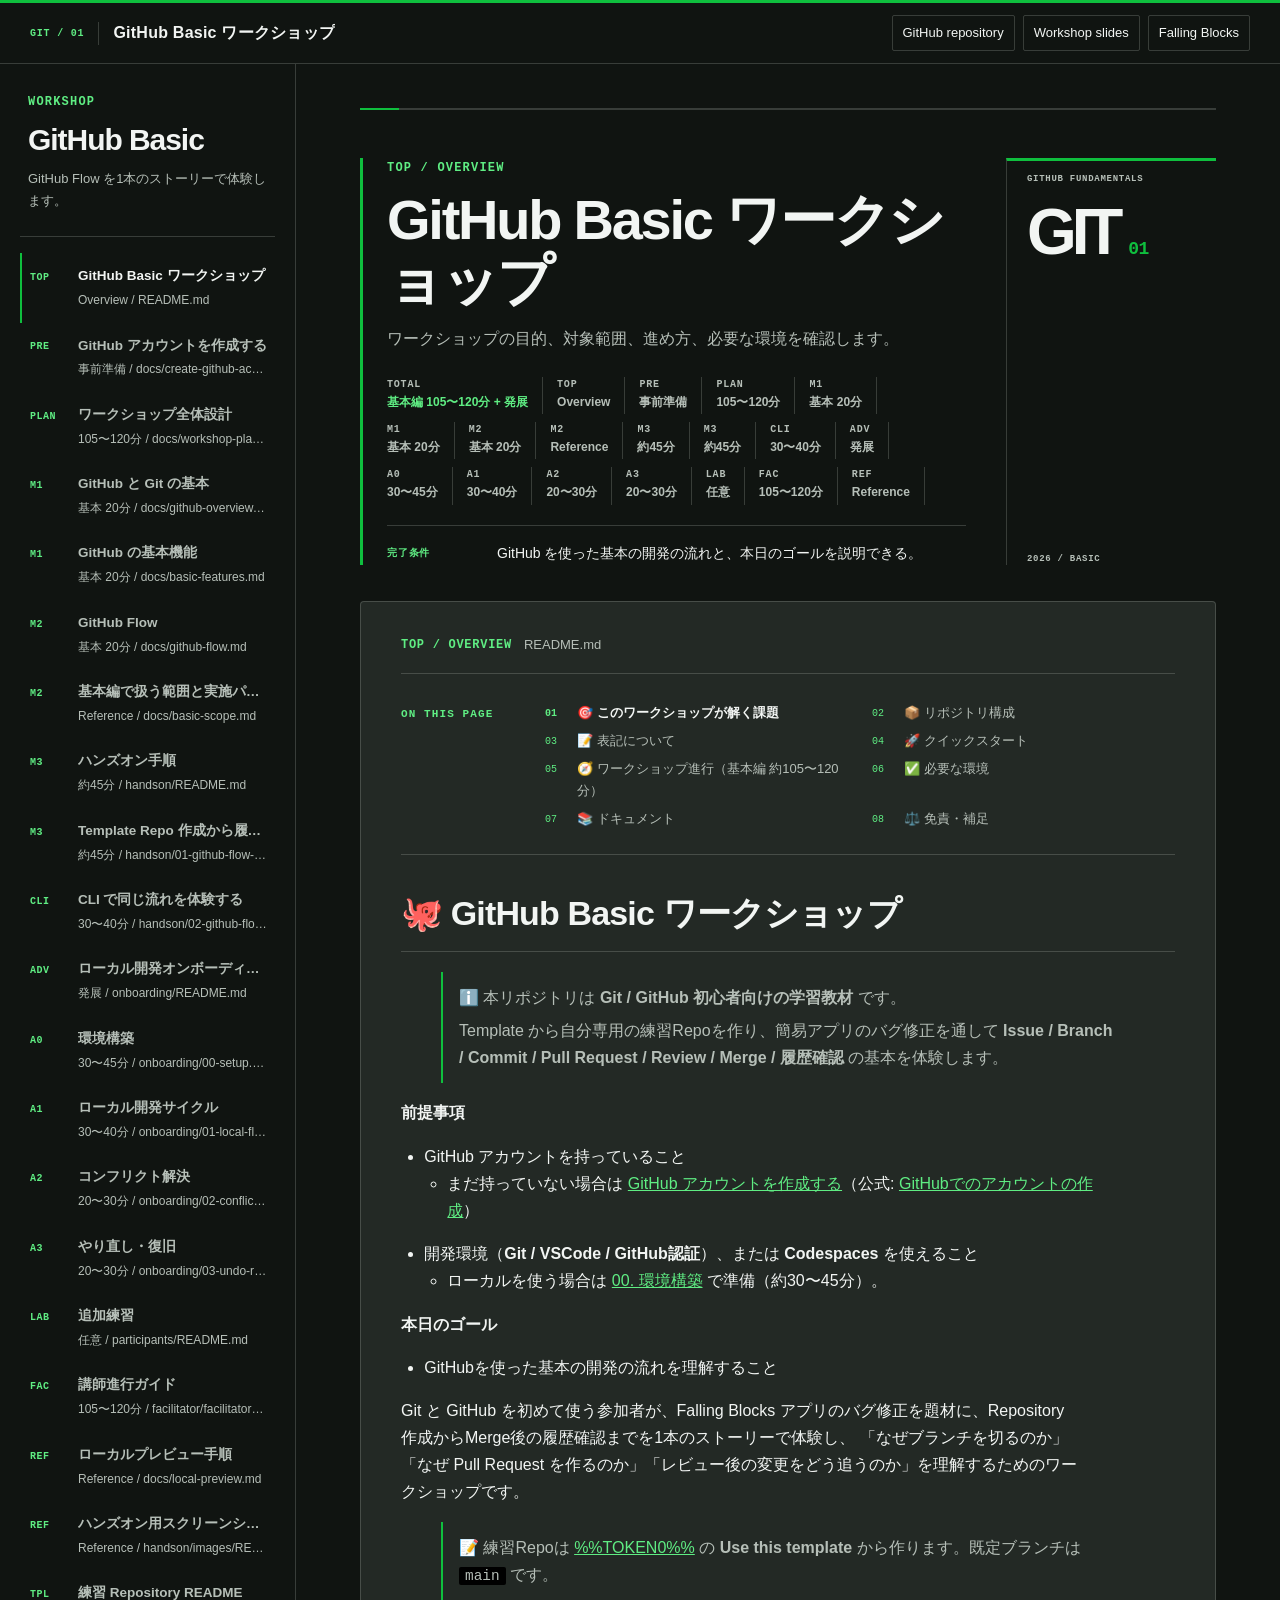
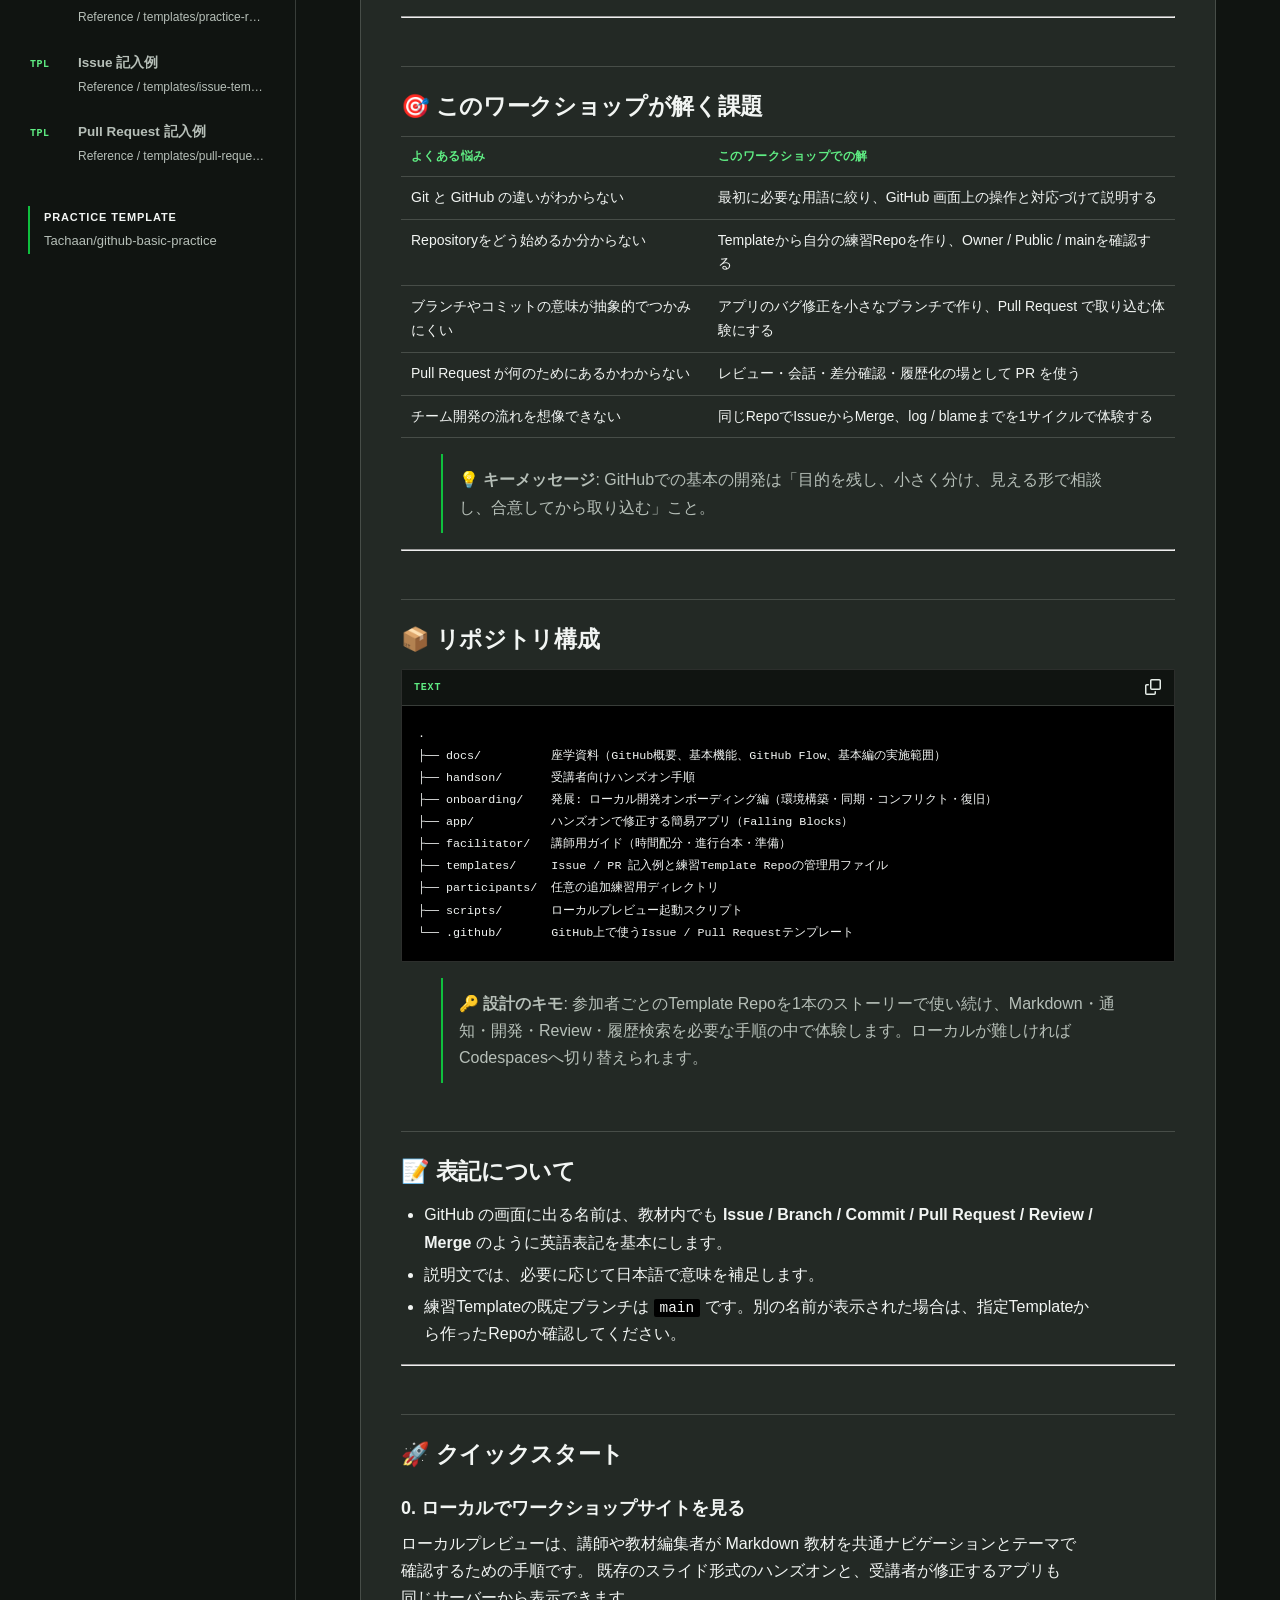
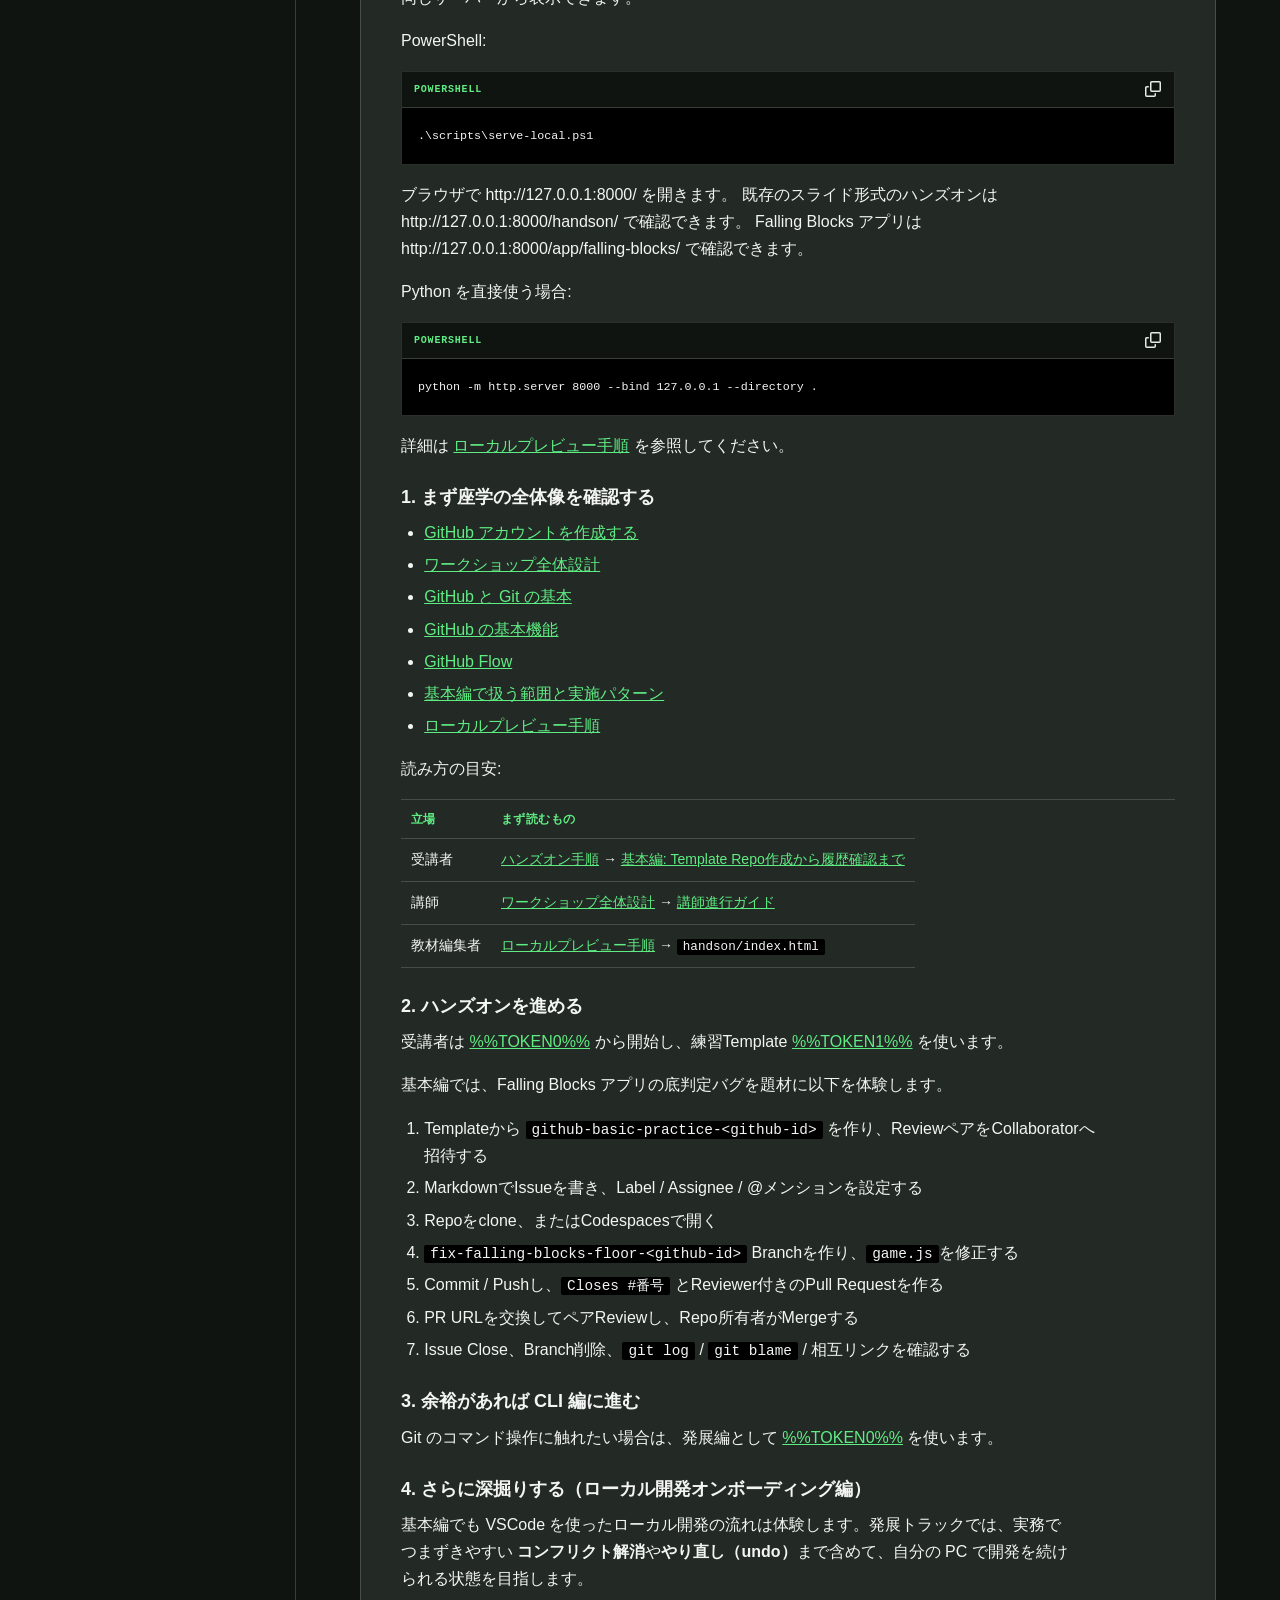
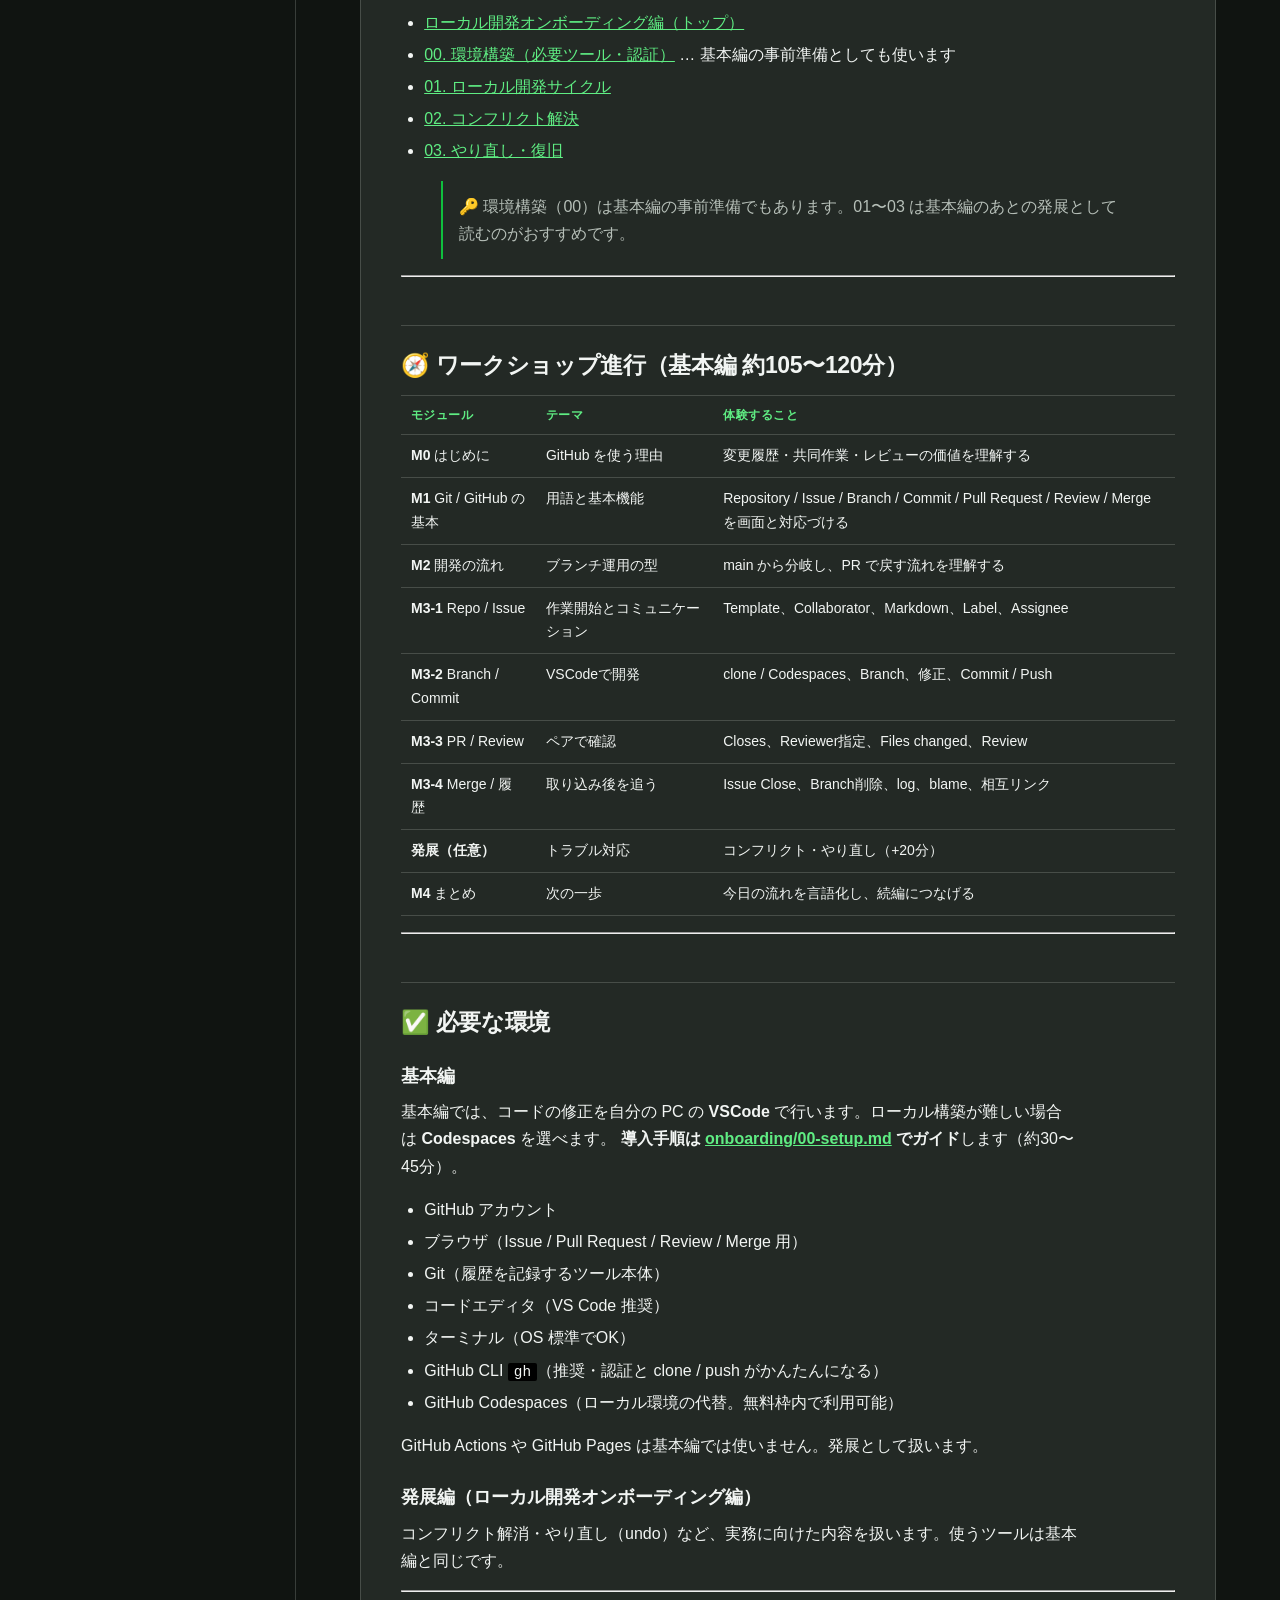
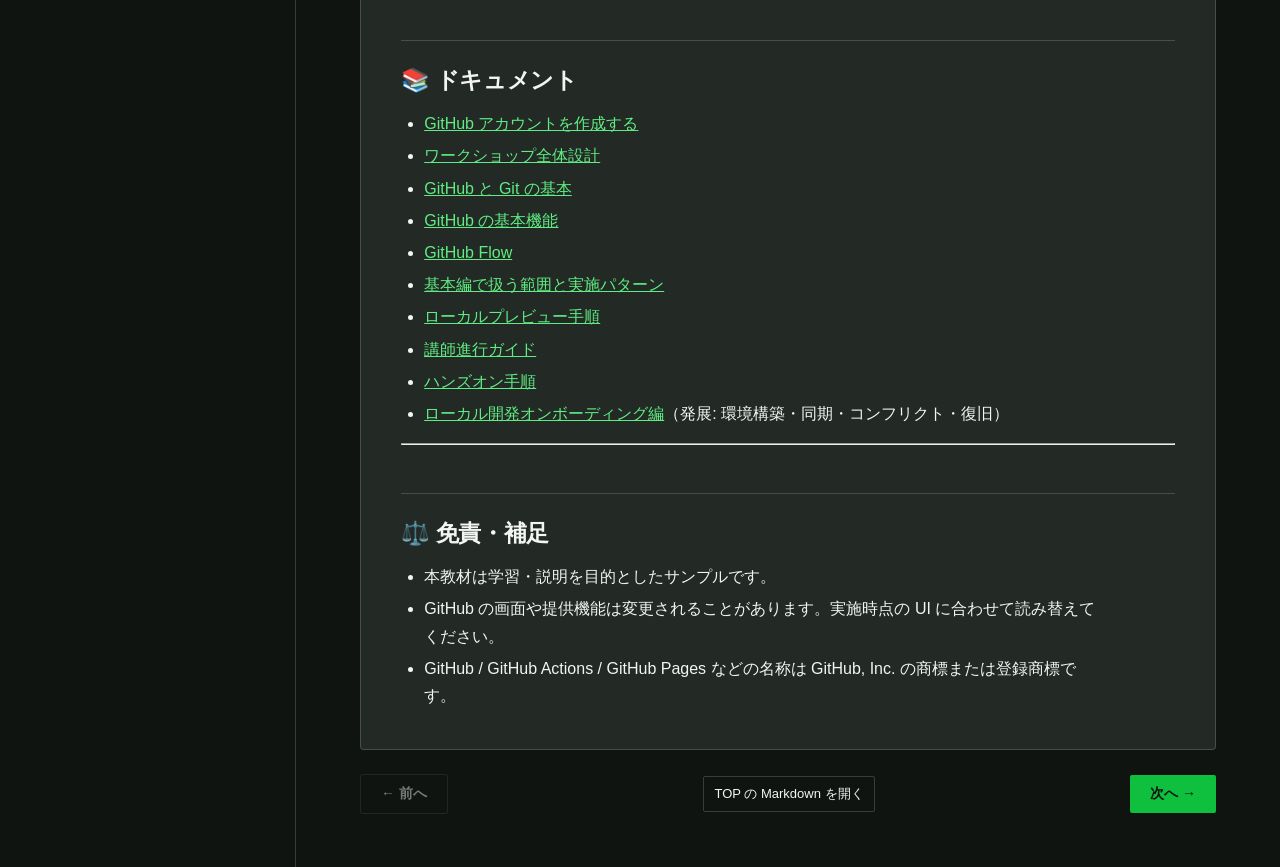
<file: index.html>
<!doctype html>
<html lang="ja">
<head>
<meta charset="utf-8">
<meta name="viewport" content="width=device-width, initial-scale=1">
<title>GitHub Basic ワークショップ</title>
<meta name="description" content="Git / GitHub 初心者が、Issue、Branch、Commit、Pull Request、Review、Merge の基本フローを体験するワークショップです。">
<link rel="stylesheet" href="assets/site.css?v=1">
<script src="assets/site.config.js?v=1" defer></script>
<script src="assets/site.js?v=1" defer></script>
</head>
<body>
<header class="topbar">
  <a class="brand" id="brand" href="#README.md" aria-label="Workshop ホーム">
    <span class="brand-code" id="brand-code">GIT / 01</span>
    <span id="brand-name">GitHub Basic ワークショップ</span>
  </a>
  <div class="topbar-actions" id="topbar-actions" aria-label="関連リンク"></div>
</header>

<div class="layout">
  <nav class="steps" aria-label="Workshop ページ">
    <div class="nav-heading">
      <p class="eyebrow" id="nav-eyebrow">Workshop</p>
      <h1 id="nav-title">GitHub Basic</h1>
      <p id="nav-description">GitHub Flow を1本のストーリーで体験します。</p>
    </div>
    <ol id="agenda-nav"></ol>
    <div class="side-card">
      <b id="side-card-label">Practice template</b>
      <span id="side-card-value">Tachaan/github-basic-practice</span>
    </div>
  </nav>

  <main>
    <div class="progress" aria-hidden="true"><div id="progress-bar"></div></div>

    <section class="hero" aria-labelledby="page-title">
      <div class="hero-copy">
        <p class="eyebrow" id="page-label">Overview</p>
        <h2 id="page-title">GitHub Basic ワークショップ</h2>
        <p class="lead" id="page-summary">GitHub を使った基本の開発の流れを学びます。</p>
      </div>
      <div class="hero-signature" id="hero-signature">
        <span class="hero-signature-label" id="hero-signature-label">GitHub Fundamentals</span>
        <div class="hero-signature-code">
          <strong id="hero-signature-code">GIT</strong>
          <b id="hero-signature-sequence">01</b>
        </div>
        <span class="hero-signature-edition" id="hero-signature-edition">2026 / Basic</span>
      </div>
      <div class="timeline" id="timeline" aria-label="ページ構成"></div>
      <div class="completion" id="page-completion" hidden>
        <span>完了条件</span>
        <p id="page-completion-text"></p>
      </div>
    </section>

    <article class="markdown-panel" id="doc-content" aria-live="polite" aria-busy="true">
      <div class="loading-card">
        <b>ページを読み込んでいます...</b>
        <span>Markdown ファイルを取得して、ブラウザ表示用に整形します。</span>
      </div>
    </article>

    <div class="nav-btns" aria-label="ページ移動">
      <button class="nav ghost" id="prev" type="button">← 前へ</button>
      <a class="source-link" id="source-link" href="README.md">Markdown を直接開く</a>
      <button class="nav" id="next" type="button">次へ →</button>
    </div>
  </main>
</div>
</body>
</html>
</file>
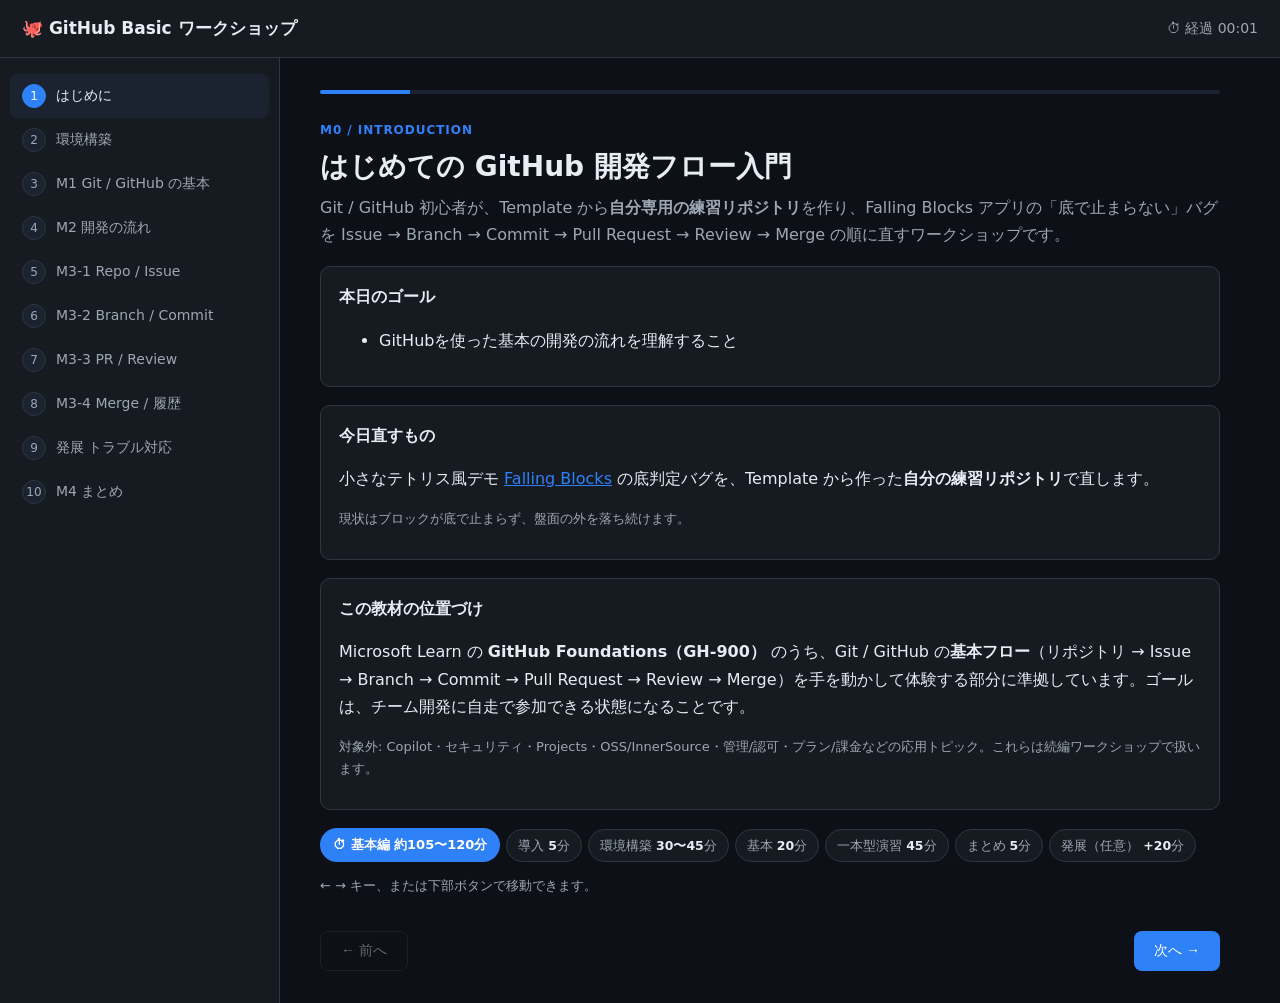
<file: handson/index.html>
<!doctype html>
<html lang="ja">
<head>
<meta charset="utf-8">
<meta name="viewport" content="width=device-width, initial-scale=1">
<title>GitHub Basic ワークショップ</title>
<link rel="stylesheet" href="assets/style.css?v=r4">
</head>
<body>
<header class="topbar">
  <h1>🐙 GitHub Basic ワークショップ</h1>
  <span class="timer" aria-live="off" aria-label="経過時間">⏱ 経過 00:00</span>
</header>

<div class="layout">
  <nav class="steps" aria-label="ワークショップのステップ">
    <ol>
      <li class="active">はじめに</li>
      <li>環境構築</li>
      <li>M1 Git / GitHub の基本</li>
      <li>M2 開発の流れ</li>
      <li>M3-1 Repo / Issue</li>
      <li>M3-2 Branch / Commit</li>
      <li>M3-3 PR / Review</li>
      <li>M3-4 Merge / 履歴</li>
      <li>発展 トラブル対応</li>
      <li>M4 まとめ</li>
    </ol>
  </nav>

  <main>
    <div class="progress" aria-hidden="true"><div></div></div>

    <section class="step active">
      <p class="eyebrow">M0 / Introduction</p>
      <h2>はじめての GitHub 開発フロー入門</h2>
      <p class="lead">Git / GitHub 初心者が、Template から<strong>自分専用の練習リポジトリ</strong>を作り、Falling Blocks アプリの「底で止まらない」バグを Issue → Branch → Commit → Pull Request → Review → Merge の順に直すワークショップです。</p>

      <div class="card">
        <b>本日のゴール</b>
        <ul>
          <li>GitHubを使った基本の開発の流れを理解すること</li>
        </ul>
      </div>

      <div class="card">
        <b>今日直すもの</b>
        <p>小さなテトリス風デモ <a href="../app/falling-blocks/">Falling Blocks</a> の底判定バグを、Template から作った<strong>自分の練習リポジトリ</strong>で直します。</p>
        <p class="note">現状はブロックが底で止まらず、盤面の外を落ち続けます。</p>
      </div>

      <div class="card">
        <b>この教材の位置づけ</b>
        <p>Microsoft Learn の <b>GitHub Foundations（GH-900）</b> のうち、Git / GitHub の<strong>基本フロー</strong>（リポジトリ → Issue → Branch → Commit → Pull Request → Review → Merge）を手を動かして体験する部分に準拠しています。ゴールは、チーム開発に自走で参加できる状態になることです。</p>
        <p class="note">対象外: Copilot・セキュリティ・Projects・OSS/InnerSource・管理/認可・プラン/課金などの応用トピック。これらは続編ワークショップで扱います。</p>
      </div>

      <div class="timeline" aria-label="所要時間の目安">
        <span class="tl-total">⏱ 基本編 約105〜120分</span>
        <span class="tl-item">導入 <b>5</b>分</span>
        <span class="tl-item">環境構築 <b>30〜45</b>分</span>
        <span class="tl-item">基本 <b>20</b>分</span>
        <span class="tl-item">一本型演習 <b>45</b>分</span>
        <span class="tl-item">まとめ <b>5</b>分</span>
        <span class="tl-item">発展（任意） <b>+20</b>分</span>
      </div>

      <p class="note">← → キー、または下部ボタンで移動できます。</p>
    </section>

    <section class="step" data-step="setup">
      <p class="eyebrow">Setup / 環境構築</p>
      <h2>環境構築 — 開発に必要なツールをそろえる</h2>
      <p class="lead">基本は<b>自分のPCの VSCode</b>で進めます。まず <b>Git・VSCode・ターミナル・GitHub認証</b> をそろえます。<b>何も入っていなくてもOK</b>。ローカル構築が難しければ Codespaces を選べます。<span class="note">所要 約30〜45分。事前に済ませた場合、当日の基本編は約75分です</span></p>

      <div class="card">
        <b>前提事項</b>
        <ul>
          <li>GitHub アカウントを持っていること<br>
            <span class="note">まだ持っていない場合は <a href="../docs/create-github-account.md">GitHub アカウントを作成する</a>（公式: <a href="https://docs.github.com/ja/get-started/start-your-journey/creating-an-account-on-github">GitHubでのアカウントの作成</a>）</span></li>
          <li>開発環境（<b>Git / VSCode / GitHub認証</b>）が用意できていること<br>
            <span class="note">このページの 1〜6 でそろえます</span></li>
        </ul>
      </div>

      <div class="card">
        <b>必要ツール早見表</b>
        <table>
          <tr><th>#</th><th>ツール</th><th>役割</th><th>必須</th></tr>
          <tr><td>1</td><td>GitHub アカウント</td><td>クラウド側の自分の入口</td><td>✅</td></tr>
          <tr><td>2</td><td>Git</td><td>PCで履歴を記録する本体</td><td>✅</td></tr>
          <tr><td>3</td><td>VS Code</td><td>ファイルを編集する道具</td><td>✅</td></tr>
          <tr><td>4</td><td>ターミナル</td><td>コマンドを入力する画面</td><td>✅（OS標準）</td></tr>
          <tr><td>5</td><td>GitHub CLI（gh）</td><td>認証・PR作成をかんたんに</td><td>⭐推奨</td></tr>
        </table>
        <p class="note">🔑 ゴール: 終わると自分のPCから <code>git clone</code>（ダウンロード）と <code>git push</code>（アップロード）ができる状態になります。</p>
      </div>

      <div class="card">
        <b>☁️ 代替ルート: Codespaces（ローカル構築が難しいとき）</b>
        <p>ローカルに Git / VSCode をそろえるのが難しい場合は、<b>GitHub Codespaces</b> が使えます。ブラウザの中にクラウドの VSCode が開き、<b>Git・gh・エディタが最初から入った状態</b>で始められます。</p>
        <table>
          <tr><th>項目</th><th>内容</th></tr>
          <tr><td>開き方</td><td>M3-1 で自分の練習Repoを作った後、緑 <b>&lt; &gt; Code</b> → <b>Codespaces</b> → <b>Create codespace on main</b></td></tr>
          <tr><td>できること</td><td>本編の <code>git</code> コマンド・編集・push が同じように動く（下のインストールと認証設定は不要）</td></tr>
          <tr><td>料金</td><td>個人アカウントは<b>無料枠</b>あり（一定時間/月）。使い終わったら Stop すると節約できる</td></tr>
        </table>
        <p class="note">Codespaces を選ぶ人は、ここでは GitHub にサインインできることだけ確認し、<a href="#" data-goto="practice-start"><b>M3-1</b></a> へ進んでから起動します。</p>
      </div>

      <h3 class="phase">1️⃣ Git を入れる</h3>
      <p>PC の中で変更履歴を記録するツール本体です。自分の OS のコマンドをコピーして実行します。</p>
      <p><b>Windows</b>（おすすめ: winget）</p>
<pre><code>winget install --id Git.Git -e</code></pre>
      <p><b>macOS</b>（Homebrew）</p>
<pre><code>brew install git</code></pre>
      <p><b>Linux</b>（Debian / Ubuntu 系）</p>
<pre><code>sudo apt update &amp;&amp; sudo apt install -y git</code></pre>
      <p class="note">winget が使えない場合は <a href="https://git-scm.com/download/win">git-scm.com</a> のインストーラー（選択肢は既定でOK）。Homebrew が無ければ <code>xcode-select --install</code> でも入ります。確認は新しいターミナルで <code>git --version</code>（<code>command not found</code> の時はターミナルを開き直す）。</p>

      <h3 class="phase">2️⃣ コードエディタ（VS Code）を入れる</h3>
      <p>無料で Git と相性がよく初心者向け。<a href="https://code.visualstudio.com/">code.visualstudio.com</a> から入れます。Windows は winget でも入ります。</p>
      <p><b>Windows</b>（winget）</p>
<pre><code>winget install --id Microsoft.VisualStudioCode -e</code></pre>
      <p class="note">起動して <b>File &gt; Open Folder</b> できればOK。VS Code内ターミナルは <code>Ctrl+`</code> で開けます。</p>

      <h3 class="phase">3️⃣ ターミナルを開く</h3>
      <table>
        <tr><th>OS</th><th>使うもの</th><th>開き方</th></tr>
        <tr><td>Windows</td><td>PowerShell</td><td>スタートで「PowerShell」検索</td></tr>
        <tr><td>macOS</td><td>ターミナル</td><td>アプリ &gt; ユーティリティ &gt; ターミナル</td></tr>
        <tr><td>Linux</td><td>端末</td><td>アプリ一覧から Terminal</td></tr>
      </table>
      <p class="note">Windows は「Git Bash」も可。本教材は PowerShell と macOS/Linux を併記します。</p>

      <h3 class="phase">4️⃣ 名前とメールを設定</h3>
      <p>Commit に記録される名前とメールを、最初に一度だけ設定します（<code>あなたの名前</code>・<code>you@example.com</code> は自分の値に置き換え）。</p>
<pre><code>git config --global user.name "あなたの名前"
git config --global user.email "you@example.com"
git config --global init.defaultBranch main</code></pre>
      <p class="note">3行目は既定ブランチ名を <code>main</code> にそろえる設定。メールは GitHub 登録分か、Settings &gt; Emails の noreply アドレス推奨。</p>
      <p>設定できたか確認します。</p>
<pre><code>git config --global user.name</code></pre>

      <h3 class="phase">5️⃣ GitHub に接続する認証</h3>
      <table>
        <tr><th>方法</th><th>難易度</th><th>向いている人</th></tr>
        <tr><td>A. GitHub CLI（gh）</td><td>★かんたん</td><td>これから始める人（おすすめ）</td></tr>
        <tr><td>B. HTTPS + 資格情報マネージャー</td><td>★かんたん</td><td>ツールを増やしたくない人</td></tr>
        <tr><td>C. SSH 鍵</td><td>★★ふつう</td><td>複数端末・仕組み理解したい人</td></tr>
      </table>
      <p><b>A. GitHub CLI（おすすめ）</b> — インストール（自分の OS のもの）。</p>
      <p>Windows:</p>
<pre><code>winget install --id GitHub.cli -e</code></pre>
      <p>macOS:</p>
<pre><code>brew install gh</code></pre>
      <p>ログインして、状態を確認します。</p>
<pre><code>gh auth login
gh auth status</code></pre>
      <p class="note"><code>gh auth login</code> の質問は <b>GitHub.com → HTTPS → Yes → ブラウザログイン</b> の順に答えます。<code>Logged in ...</code> と出れば成功。</p>
      <p class="note"><b>B. HTTPS</b>: 初回 <code>git push</code> 時にブラウザ認証が出るので、特別な準備は不要です。代替として PAT classic（scope: <code>repo</code>）を発行し、push のパスワード欄に貼る方法もあります。</p>
      <p><b>C. SSH 鍵</b> — 鍵を作成 → 公開鍵を表示してコピー → 接続テストの順に実行します。</p>
<pre><code>ssh-keygen -t ed25519 -C "you@example.com"
cat ~/.ssh/id_ed25519.pub
ssh -T git@github.com</code></pre>
      <p class="note">途中の質問は Enter でOK。表示された公開鍵を GitHub の <b>Settings &gt; SSH and GPG keys</b> に登録します。<code>Hi &lt;ID&gt;!</code> と出れば成功。迷ったら A、困ったら講師へ（認証まわりは環境差が大きいので一人で悩まなくてOK）。</p>

      <h3 class="phase">6️⃣ 動作確認</h3>
      <p>ローカルを使う人は、GitとCommit設定を確認します。</p>
<pre><code>git --version
git config --global user.name</code></pre>
      <p>A（GitHub CLI）を選んだ場合:</p>
<pre><code>gh auth status</code></pre>
      <p>C（SSH）を選んだ場合:</p>
<pre><code>ssh -T git@github.com</code></pre>
      <p class="note">B（HTTPS）は初回push時にブラウザ認証を確認します。実際の <code>clone</code> / <code>push</code> は、自分の練習Repoを作った後に行います。</p>

      <div class="card">
        <b>うまくいかないとき</b>
        <table>
          <tr><th>事象</th><th>対応</th></tr>
          <tr><td><code>git: command not found</code></td><td>ターミナルを開き直す／Git再インストール</td></tr>
          <tr><td>push で 403</td><td><code>gh auth login</code> をやり直す</td></tr>
          <tr><td>パスワードを聞かれて失敗</td><td>PAT を発行 or <code>gh auth login</code></td></tr>
          <tr><td><code>Permission denied (publickey)</code></td><td>SSH公開鍵を GitHub に登録</td></tr>
          <tr><td><code>Authentication failed</code></td><td>資格情報マネージャーのGitHub項目を削除し再ログイン</td></tr>
          <tr><td>会社PCで winget 不可</td><td>ブラウザからインストーラーを使う</td></tr>
        </table>
      </div>

      <div class="card">
        <b>完了チェック</b>
        <ul>
          <li><code>git --version</code> がバージョンを表示する</li>
          <li>VS Code でフォルダを開ける</li>
          <li><code>git config --global user.name</code> に名前が出る</li>
          <li>選んだ認証方法（GitHub CLI / HTTPS / SSH）の準備ができている</li>
        </ul>
      </div>
    </section>

    <section class="step">
      <p class="eyebrow">M1 / Basics</p>
      <h2>Git と GitHub の基本</h2>
      <p class="lead">GitHub を使った開発で出てくる<strong>言葉と機能</strong>を、図とセットでイメージできるように整理します。最初に「Git は何をする道具か」「GitHub は何をする場所か」をつかみましょう。</p>

      <div class="card">
        <b>Git と GitHub の違い</b>
        <table>
          <tr><th>名前</th><th>これは何？</th><th>役割</th><th>たとえ</th></tr>
          <tr><td>Git</td><td>自分のPCで動く<strong>履歴管理ツール</strong></td><td>ファイルの変更を「いつ・何を変えたか」記録する</td><td>やり直せるセーブ機能つきのノート</td></tr>
          <tr><td>GitHub</td><td>クラウド上の<strong>共有サービス</strong></td><td>Git の履歴を共有し、相談・レビューする</td><td>みんなで見られる作業場所</td></tr>
        </table>
        <p class="note">ざっくり言うと <b>Git＝履歴を残す道具</b>、<b>GitHub＝その履歴をチームで共有する場所</b>。この2つはセットで使います。</p>
      </div>

      <figure class="figure">
        <svg viewBox="0 0 720 220" role="img" aria-label="自分のPC上のGitと、クラウド上のGitHubの関係。pushでアップロード、clone/pullでダウンロードする。">
          <rect x="20" y="30" width="300" height="160" rx="10" fill="#161b22" stroke="#30363d"/>
          <text x="40" y="58" fill="#e6edf3" font-size="15" font-weight="700">💻 自分のPC（ローカル）</text>
          <text x="40" y="80" fill="#9da7b3" font-size="12">Git が履歴を管理</text>
          <circle cx="70" cy="130" r="14" fill="#1c2330" stroke="#3fb950"/>
          <circle cx="130" cy="130" r="14" fill="#1c2330" stroke="#3fb950"/>
          <circle cx="190" cy="130" r="14" fill="#1c2330" stroke="#3fb950"/>
          <line x1="84" y1="130" x2="116" y2="130" stroke="#3fb950" stroke-width="2"/>
          <line x1="144" y1="130" x2="176" y2="130" stroke="#3fb950" stroke-width="2"/>
          <text x="70" y="166" fill="#9da7b3" font-size="11" text-anchor="middle">commit</text>
          <text x="130" y="166" fill="#9da7b3" font-size="11" text-anchor="middle">commit</text>
          <text x="190" y="166" fill="#9da7b3" font-size="11" text-anchor="middle">commit</text>

          <rect x="400" y="30" width="300" height="160" rx="10" fill="#161b22" stroke="#30363d"/>
          <text x="420" y="58" fill="#e6edf3" font-size="15" font-weight="700">🐙 GitHub（クラウド）</text>
          <text x="420" y="80" fill="#9da7b3" font-size="12">履歴を共有・レビュー</text>
          <circle cx="450" cy="130" r="14" fill="#1c2330" stroke="#2f81f7"/>
          <circle cx="510" cy="130" r="14" fill="#1c2330" stroke="#2f81f7"/>
          <circle cx="570" cy="130" r="14" fill="#1c2330" stroke="#2f81f7"/>
          <line x1="464" y1="130" x2="496" y2="130" stroke="#2f81f7" stroke-width="2"/>
          <line x1="524" y1="130" x2="556" y2="130" stroke="#2f81f7" stroke-width="2"/>

          <line x1="320" y1="100" x2="400" y2="100" stroke="#9da7b3" stroke-width="2" marker-end="url(#arrow)"/>
          <text x="360" y="92" fill="#e6edf3" font-size="12" text-anchor="middle">push →</text>
          <line x1="400" y1="150" x2="320" y2="150" stroke="#9da7b3" stroke-width="2" marker-end="url(#arrow)"/>
          <text x="360" y="170" fill="#e6edf3" font-size="12" text-anchor="middle">← clone / pull</text>
          <defs>
            <marker id="arrow" markerWidth="10" markerHeight="10" refX="8" refY="3" orient="auto" markerUnits="strokeWidth">
              <path d="M0,0 L8,3 L0,6 Z" fill="#9da7b3"/>
            </marker>
          </defs>
        </svg>
        <figcaption>手元（ローカル）の Git で記録した変更を <b>push</b> で GitHub にアップロードし、<b>clone / pull</b> でダウンロードします。同じ履歴を自分と GitHub の両方が持つイメージです。</figcaption>
      </figure>

      <h3 class="phase">📖 用語解説</h3>
      <dl class="terms">
        <dt>Repository <span class="en">repo</span></dt>
        <dd>プロジェクトの<strong>ファイルと変更履歴</strong>をまとめて置く場所。1つのアプリや教材ごとに1つ作るのが基本です。<span class="ex">本ワークショップでは、Template から参加者ごとに1つ作ります。</span></dd>

        <dt>main <span class="en">main</span></dt>
        <dd>チームにとっての<strong>「今の正しい状態」</strong>を表す基準のブランチ。ここに直接変更せず、Branch と Pull Request を通して反映します。</dd>

        <dt>Issue <span class="en">issue</span></dt>
        <dd>これから<strong>やること・目的・相談</strong>を記録する場所。作業を始める前に「何のための変更か」を残しておくと、後から見ても分かりやすくなります。<span class="ex">例: <code>Add profile for octocat</code></span></dd>

        <dt>Branch <span class="en">branch</span></dt>
        <dd>main から枝分かれした<strong>自分専用の作業場所</strong>。本流に影響を与えず安全に変更を試せます。<span class="ex">例: <code>add-profile-octocat</code></span></dd>

        <dt>Commit <span class="en">commit</span></dt>
        <dd>変更を履歴に残す<strong>保存ポイント</strong>。「何を変えたか」を短いメッセージとセットで記録します。<span class="ex">例: <code>Add profile for octocat</code></span></dd>

        <dt>Pull Request <span class="en">PR</span></dt>
        <dd>Branch の変更を main に<strong>取り込んでよいか相談する場所</strong>。差分の確認・コメント・レビュー・履歴がここに集まります。</dd>

        <dt>Review <span class="en">review</span></dt>
        <dd>Pull Request の変更を<strong>他の人が確認してコメント</strong>すること。間違い探しだけでなく、意図の確認やチームでの合意形成の場です。</dd>

        <dt>Merge <span class="en">merge</span></dt>
        <dd>レビューを終えた Pull Request の変更を<strong>main に取り込む</strong>操作。これで変更が「チームの正しい状態」に反映されます。</dd>
      </dl>

      <figure class="figure">
        <svg viewBox="0 0 720 90" role="img" aria-label="commitが左から右へ時系列に積み重なり、履歴になっていく図。">
          <line x1="60" y1="45" x2="660" y2="45" stroke="#30363d" stroke-width="2"/>
          <circle cx="120" cy="45" r="16" fill="#1c2330" stroke="#3fb950" stroke-width="2"/>
          <circle cx="280" cy="45" r="16" fill="#1c2330" stroke="#3fb950" stroke-width="2"/>
          <circle cx="440" cy="45" r="16" fill="#1c2330" stroke="#3fb950" stroke-width="2"/>
          <circle cx="600" cy="45" r="16" fill="#1c2330" stroke="#3fb950" stroke-width="2"/>
          <text x="120" y="50" fill="#e6edf3" font-size="12" text-anchor="middle">C1</text>
          <text x="280" y="50" fill="#e6edf3" font-size="12" text-anchor="middle">C2</text>
          <text x="440" y="50" fill="#e6edf3" font-size="12" text-anchor="middle">C3</text>
          <text x="600" y="50" fill="#e6edf3" font-size="12" text-anchor="middle">C4</text>
          <text x="120" y="80" fill="#9da7b3" font-size="11" text-anchor="middle">最初の保存</text>
          <text x="600" y="80" fill="#9da7b3" font-size="11" text-anchor="middle">最新の状態</text>
          <text x="60" y="28" fill="#9da7b3" font-size="11">← 過去</text>
          <text x="660" y="28" fill="#9da7b3" font-size="11" text-anchor="end">現在 →</text>
        </svg>
        <figcaption><b>Commit</b> は左から右へ積み重なり、変更の<strong>履歴</strong>になります。どの時点にも戻れるので、安心して変更を試せます。</figcaption>
      </figure>

      <figure class="figure">
        <svg viewBox="0 0 720 170" role="img" aria-label="mainブランチから作業ブランチが分かれ、変更後にmainへマージされる図。">
          <line x1="60" y1="50" x2="660" y2="50" stroke="#2f81f7" stroke-width="2"/>
          <text x="60" y="38" fill="#2f81f7" font-size="12" font-weight="700">main</text>
          <circle cx="120" cy="50" r="14" fill="#1c2330" stroke="#2f81f7" stroke-width="2"/>
          <circle cx="600" cy="50" r="14" fill="#1c2330" stroke="#2f81f7" stroke-width="2"/>

          <path d="M120,50 C200,50 200,120 280,120" fill="none" stroke="#3fb950" stroke-width="2"/>
          <line x1="280" y1="120" x2="500" y2="120" stroke="#3fb950" stroke-width="2"/>
          <path d="M500,120 C580,120 580,50 600,50" fill="none" stroke="#3fb950" stroke-width="2"/>
          <text x="280" y="150" fill="#3fb950" font-size="12" font-weight="700">add-profile-octocat（作業ブランチ）</text>
          <circle cx="340" cy="120" r="14" fill="#1c2330" stroke="#3fb950" stroke-width="2"/>
          <circle cx="440" cy="120" r="14" fill="#1c2330" stroke="#3fb950" stroke-width="2"/>

          <text x="200" y="92" fill="#9da7b3" font-size="11" text-anchor="middle">① 分岐</text>
          <text x="390" y="108" fill="#9da7b3" font-size="11" text-anchor="middle">② 変更＆commit</text>
          <text x="585" y="92" fill="#9da7b3" font-size="11" text-anchor="middle">③ Merge</text>
        </svg>
        <figcaption><b>Branch</b> は main から分かれて作業し、<b>Pull Request → Review</b> を経て <b>Merge</b> で main に戻ります。main は常に安定した状態を保てます。</figcaption>
      </figure>

      <div class="card">
        <b>レビューの見方</b>
        <ul>
          <li>作業内容が Issue と合っているか</li>
          <li>差分に不要な変更が混ざっていないか</li>
          <li>ファイル名や配置が正しいか</li>
          <li>説明が読みやすいか</li>
        </ul>
      </div>

      <p class="doclink">詳しく見る: <a href="../docs/github-overview.md">GitHub と Git の基本</a> ／ <a href="../docs/basic-features.md">GitHub の基本機能</a></p>
    </section>

    <section class="step">
      <p class="eyebrow">M2 / Flow</p>
      <h2>GitHub での標準的な進め方（GitHub Flow）</h2>
      <p class="lead">GitHub での開発で広く使われている<strong>標準的な進め方</strong>です。main を安定した状態に保ちながら、小さな変更を Pull Request で取り込みます。特別なルールではなく「みんなが使う基本の型」として身につけましょう。</p>

      <figure class="figure flow-visual">
        <svg viewBox="0 0 760 280" role="img" aria-label="mainからfix-falling-blocks-floor-github-idブランチが分かれ、Issue、Commit、Pull Request、Reviewを経てMergeでmainへ戻るGitHub Flowの図。">
          <rect x="32" y="40" width="696" height="52" rx="12" fill="#161b22" stroke="#30363d"/>
          <line x1="82" y1="66" x2="678" y2="66" stroke="#2f81f7" stroke-width="4"/>
          <circle cx="104" cy="66" r="15" fill="#1c2330" stroke="#2f81f7" stroke-width="3"/>
          <circle cx="656" cy="66" r="15" fill="#1c2330" stroke="#2f81f7" stroke-width="3"/>
          <text x="52" y="32" fill="#2f81f7" font-size="13" font-weight="700">main: チームの正しい状態</text>
          <text x="104" y="118" fill="#9da7b3" font-size="12" text-anchor="middle">開始</text>
          <text x="656" y="118" fill="#9da7b3" font-size="12" text-anchor="middle">修正後</text>

          <path d="M144,66 C180,66 180,146 222,146" fill="none" stroke="#3fb950" stroke-width="4"/>
          <line x1="222" y1="146" x2="510" y2="146" stroke="#3fb950" stroke-width="4"/>
          <path d="M510,146 C580,146 580,66 656,66" fill="none" stroke="#3fb950" stroke-width="4"/>
          <text x="222" y="181" fill="#3fb950" font-size="13" font-weight="700">fix-falling-blocks-floor-&lt;github-id&gt;: バグ修正用Branch</text>

          <g class="flow-node">
            <circle cx="222" cy="146" r="18" fill="#1c2330" stroke="#3fb950" stroke-width="3"/>
            <text x="222" y="151" fill="#e6edf3" font-size="13" text-anchor="middle">1</text>
            <text x="222" y="220" fill="#e6edf3" font-size="13" text-anchor="middle">Issue</text>
            <text x="222" y="240" fill="#9da7b3" font-size="11" text-anchor="middle">底で止まらない</text>
          </g>
          <g class="flow-node">
            <circle cx="318" cy="146" r="18" fill="#1c2330" stroke="#3fb950" stroke-width="3"/>
            <text x="318" y="151" fill="#e6edf3" font-size="13" text-anchor="middle">2</text>
            <text x="318" y="220" fill="#e6edf3" font-size="13" text-anchor="middle">Commit</text>
            <text x="318" y="240" fill="#9da7b3" font-size="11" text-anchor="middle">FLOOR_ROWを修正</text>
          </g>
          <g class="flow-node">
            <circle cx="414" cy="146" r="18" fill="#1c2330" stroke="#d29922" stroke-width="3"/>
            <text x="414" y="151" fill="#e6edf3" font-size="13" text-anchor="middle">3</text>
            <text x="414" y="220" fill="#e6edf3" font-size="13" text-anchor="middle">Pull Request</text>
            <text x="414" y="240" fill="#9da7b3" font-size="11" text-anchor="middle">修正を相談</text>
          </g>
          <g class="flow-node">
            <circle cx="510" cy="146" r="18" fill="#1c2330" stroke="#d29922" stroke-width="3"/>
            <text x="510" y="151" fill="#e6edf3" font-size="13" text-anchor="middle">4</text>
            <text x="510" y="220" fill="#e6edf3" font-size="13" text-anchor="middle">Review</text>
            <text x="510" y="240" fill="#9da7b3" font-size="11" text-anchor="middle">差分と動作確認</text>
          </g>

          <text x="640" y="168" fill="#e6edf3" font-size="13" font-weight="700">Merge</text>
          <text x="640" y="188" fill="#9da7b3" font-size="11">mainへ戻す</text>
        </svg>
        <figcaption>大事なのは「番号」ではなく、<b>main から作業Branchが分かれ、PR/Reviewで確認して、Mergeでmainへ戻る</b>という形です。</figcaption>
      </figure>

      <div class="card">
        <b>このワークショップでの運用ルール</b>
        <ul>
          <li>main に直接変更しない</li>
          <li>1つの Issue に対して 1つの Branch を作る</li>
          <li>Pull Request は小さく作る</li>
          <li>Review コメントには丁寧に返信する</li>
          <li>Merge 後は不要になった Branch を削除する</li>
        </ul>
      </div>

      <p class="note">本教材では既定ブランチを <code>main</code> と表記します。画面上で <code>master</code> と表示される場合は読み替えてください。</p>
      <p class="doclink">詳しく見る: <a href="../docs/github-flow.md">GitHub Flow</a></p>
    </section>

    <section class="step" data-step="practice-start">
      <p class="eyebrow">M3-1 / Repository &amp; Issue</p>
      <h2>自分の練習Repoを作り、Issueで作業を始める</h2>
      <p class="lead">ここから最後まで、<strong>1つの自分専用Repo</strong>を使います。Templateで初期ファイルを受け取り、ペアを招待し、MarkdownでバグをIssueにします。</p>

      <h3 class="phase">1️⃣ Template からリポジトリを作る</h3>
      <ol class="checklist ops">
        <li><span class="lbl">開く:</span><a href="https://github.com/Tachaan/github-basic-practice"><code>Tachaan/github-basic-practice</code></a></li>
        <li><span class="lbl">押す:</span>緑 <b>Use this template</b> → <b>Create a new repository</b></li>
        <li><span class="lbl">入力:</span>Owner は自分、Repository name は <code>github-basic-practice-&lt;github-id&gt;</code></li>
        <li><span class="lbl">選ぶ:</span><b>Public</b>（ワークショップ推奨）→ <b>Create repository</b></li>
      </ol>
      <div class="note">✅ 作成後: URL が <code>github.com/&lt;github-id&gt;/github-basic-practice-&lt;github-id&gt;</code>、既定Branchが <code>main</code> ならOK。TemplateはForkではなく、初期ファイルと最初の履歴をコピーした<strong>独立した新規Repo</strong>です。</div>
      <p class="note">通常の <b>New repository</b> では README・.gitignore・License を選びます。今回は教材を同じ状態から始めるためTemplateを使い、READMEと.gitignoreをまとめて受け取ります。</p>
      <div class="shot" data-shot="00-use-template">📷 ここにスクショ → <code>images/00-use-template.png</code></div>

      <h3 class="phase">2️⃣ Review相手をCollaboratorに追加する</h3>
      <ol class="checklist ops">
        <li><span class="lbl">押す:</span><b>Settings</b> → <b>Collaborators</b> → <b>Add people</b></li>
        <li><span class="lbl">入力:</span>ペアのGitHub ID（<code>&lt;partner-id&gt;</code>）→ 招待を送る</li>
        <li><span class="lbl">相手:</span>通知またはメールから <b>Accept invitation</b></li>
      </ol>
      <p class="note">Public Repoなら招待前でも閲覧・コメントできます。招待で詰まった場合はPRのURLをペアへ共有して先へ進み、MergeはRepo所有者が行います。</p>

      <h3 class="phase">3️⃣ バグを確認してIssueを書く</h3>
      <p>まず <a href="../app/falling-blocks/">Falling Blocks</a> を開き、ブロックが底で止まらないことを確認します。その後、自分のRepoで <b>Issues → New issue → Workshop task</b> を開きます。</p>
      <table>
        <tr><th>入力・設定</th><th>今回の値</th></tr>
        <tr><td>Title</td><td><code>Fix Falling Blocks floor detection</code></td></tr>
        <tr><td>本文</td><td>Template本文の <code>&lt;github-id&gt;</code> を自分のIDへ置換</td></tr>
        <tr><td>Labels</td><td><code>bug</code></td></tr>
        <tr><td>Assignees</td><td>自分</td></tr>
      </table>
      <p>本文ではMarkdownの見出し・箇条書き・コード・タスクリストを実際に使います。</p>
<pre><code>## Goal / 目的
- [ ] `FLOOR_ROW` を修正する
- [ ] Review 後に Merge する

@YOUR-PARTNER-ID Reviewをお願いします。</code></pre>
      <div class="note">💡 <b>Preview</b> で表示を確認してから作成します。作成後の <code>#番号</code> を控えてください。@メンションとWatchは通知につながります。結論を急がない質問やアイデアは <b>Discussions</b> を使います。</div>
      <div class="shot" data-shot="03-issue-form-filled">📷 ここにスクショ → <code>images/03-issue-form-filled.png</code></div>
    </section>

    <section class="step">
      <p class="eyebrow">M3-2 / Branch &amp; Commit</p>
      <h2>Repoを開き、Branchで修正してCommitする</h2>
      <p class="lead">自分のRepoをローカルまたはCodespacesで開きます。<code>main</code> は直接変更せず、作業Branchでバグを直してGitHubへ送ります。</p>

      <h3 class="phase">4️⃣ Repoを開く</h3>
      <div class="card">
        <b>ローカル（基本）</b>
        <p>自分のRepoの <b>&lt; &gt; Code → HTTPS</b> でURLをコピーして実行します。</p>
<pre><code>git clone &lt;コピーしたURL&gt;
cd github-basic-practice-&lt;github-id&gt;
code .</code></pre>
      </div>
      <div class="card">
        <b>Codespaces（代替）</b>
        <p>自分のRepoの <b>&lt; &gt; Code → Codespaces → Create codespace on main</b>。開いたクラウドVSCodeのターミナルで、以降の同じgitコマンドを実行します。</p>
      </div>
      <div class="shot" data-shot="05-code-clone-url">📷 ここにスクショ → <code>images/05-code-clone-url.png</code></div>

      <h3 class="phase">5️⃣ アプリを開いて、Branchで1行直す</h3>
      <p><b>ローカル:</b> <code>app/falling-blocks/index.html</code> をダブルクリック。<b>Codespaces:</b> 下のコマンドを実行し、Portsに出るURLを開きます。</p>
<pre><code>python -m http.server 8000</code></pre>
      <p>バグを確認したら、ターミナルで作業Branchを作ります。</p>
<pre><code>git switch -c fix-falling-blocks-floor-&lt;github-id&gt;
git branch</code></pre>
      <p><code>app/falling-blocks/game.js</code> の <code>FLOOR_ROW</code> を次の1行へ直して保存します。</p>
<pre><code>const FLOOR_ROW = ROWS - 1;</code></pre>
      <div class="note">✅ 確認: VSCode左下／<code>git branch</code> が <code>main</code> ではなく作業Branch。再読み込みするとブロックが底で止まります。</div>
      <div class="shot" data-shot="07-vscode-edit">📷 ここにスクショ → <code>images/07-vscode-edit.png</code></div>

      <h3 class="phase">6️⃣ 差分を確認してCommit / Pushする</h3>
<pre><code>git status
git diff
git add app/falling-blocks/game.js
git commit -m "Fix Falling Blocks floor detection"
git push -u origin fix-falling-blocks-floor-&lt;github-id&gt;</code></pre>
      <div class="note">🔑 <code>git diff</code> で関係ない変更がないことを見てからCommitします。Commitは保存ポイント、Pushはその履歴をGitHubへ送る操作です。</div>
      <div class="shot" data-shot="08-terminal-commit-push">📷 ここにスクショ → <code>images/08-terminal-commit-push.png</code></div>
    </section>

    <section class="step">
      <p class="eyebrow">M3-3 / Pull Request &amp; Review</p>
      <h2>Pull Requestで相談し、ペアでReviewする</h2>
      <p class="lead">修正をすぐmainへ入れず、Pull Requestに差分・目的・会話を集めます。ここでIssueとの紐付けとReviewを実際に行います。</p>

      <h3 class="phase">7️⃣ Pull Requestを作る</h3>
      <ol class="checklist ops">
        <li><span class="lbl">押す:</span>自分のRepo上部の <b>Compare &amp; pull request</b></li>
        <li><span class="lbl">確認:</span><code>base: main</code> ← <code>compare: fix-falling-blocks-floor-&lt;github-id&gt;</code></li>
        <li><span class="lbl">入力:</span>PR Templateの <code>Closes #&lt;issue-number&gt;</code> を自分のIssue番号へ置換</li>
        <li><span class="lbl">指定:</span>右側 <b>Reviewers</b> でペア（<code>&lt;partner-id&gt;</code>）を選ぶ</li>
        <li><span class="lbl">押す:</span><b>Create pull request</b> → PRのURLをペアへ共有</li>
      </ol>
      <div class="note">✅ <b>Files changed</b> は <code>game.js</code> の1行中心。<code>Closes #番号</code> はIssueとPRを相互リンクし、Merge時にIssueを自動で閉じます。</div>

      <h3 class="phase">8️⃣ ペアのPRをReviewする</h3>
      <ol class="checklist ops">
        <li><span class="lbl">開く:</span>ペアから共有されたPRのURL → <b>Files changed</b></li>
        <li><span class="lbl">見る:</span><code>FLOOR_ROW</code>、不要な差分、Issueとの一致</li>
        <li><span class="lbl">書く:</span>行の <b>＋</b> からコメント。必要なら <b>Insert a suggestion</b> で修正案を提案</li>
        <li><span class="lbl">送る:</span><b>Review changes</b> → <b>Comment</b> または <b>Approve</b> → <b>Submit review</b></li>
      </ol>
<pre><code>FLOOR_ROW が ROWS - 1 になっていることを確認しました。
ローカルでもブロックが底で止まりました。</code></pre>
      <p class="note">Reviewは責める場ではなく、意図と差分を確認して安心してMergeするための会話です。Repo所有者はコメントへ返信し、修正があれば同じBranchへ再Pushします（PRは自動更新）。</p>
      <div class="shot" data-shot="13-review-changes">📷 ここにスクショ → <code>images/13-review-changes.png</code></div>
    </section>

    <section class="step">
      <p class="eyebrow">M3-4 / Merge &amp; History</p>
      <h2>Mergeし、つながった履歴をたどる</h2>
      <p class="lead">Repo所有者がReview済みのPRをMergeします。そこで終わらず、Issue・PR・Commit・1行の由来がつながっていることまで確認します。</p>

      <h3 class="phase">9️⃣ Mergeして後片付けする</h3>
      <ol class="checklist ops">
        <li><span class="lbl">押す:</span><b>Conversation</b> 下部の <b>Merge pull request</b> → <b>Confirm merge</b></li>
        <li><span class="lbl">確認:</span>PRが <b>Merged</b>、対応Issueが <b>Closed</b></li>
        <li><span class="lbl">押す:</span><b>Delete branch</b></li>
        <li><span class="lbl">ローカル:</span>下のコマンドでmainを更新し、作業Branchを削除</li>
      </ol>
<pre><code>git switch main
git pull
git branch -d fix-falling-blocks-floor-&lt;github-id&gt;</code></pre>
      <div class="shot" data-shot="14-merge-pr">📷 ここにスクショ → <code>images/14-merge-pr.png</code></div>

      <figure class="figure">
        <svg viewBox="0 0 720 90" role="img" aria-label="commitが左から右へ時系列に積み重なり、履歴になっていく図。">
          <line x1="60" y1="45" x2="660" y2="45" stroke="#30363d" stroke-width="2"/>
          <circle cx="120" cy="45" r="16" fill="#1c2330" stroke="#3fb950" stroke-width="2"/>
          <circle cx="280" cy="45" r="16" fill="#1c2330" stroke="#3fb950" stroke-width="2"/>
          <circle cx="440" cy="45" r="16" fill="#1c2330" stroke="#3fb950" stroke-width="2"/>
          <circle cx="600" cy="45" r="16" fill="#1c2330" stroke="#3fb950" stroke-width="2"/>
          <text x="120" y="50" fill="#e6edf3" font-size="12" text-anchor="middle">C1</text>
          <text x="280" y="50" fill="#e6edf3" font-size="12" text-anchor="middle">C2</text>
          <text x="440" y="50" fill="#e6edf3" font-size="12" text-anchor="middle">C3</text>
          <text x="600" y="50" fill="#e6edf3" font-size="12" text-anchor="middle">C4</text>
          <text x="120" y="80" fill="#9da7b3" font-size="11" text-anchor="middle">Template作成</text>
          <text x="600" y="80" fill="#9da7b3" font-size="11" text-anchor="middle">バグ修正</text>
          <text x="60" y="28" fill="#9da7b3" font-size="11">← 過去</text>
          <text x="660" y="28" fill="#9da7b3" font-size="11" text-anchor="end">現在 →</text>
        </svg>
        <figcaption>M1で見た履歴を、自分のRepoで確認します。<b>logで並び、blameで1行の由来、GitHubでIssue/PRとのつながり</b>をたどります。</figcaption>
      </figure>

      <h3 class="phase">🔎 10️⃣ 自分の変更を履歴から見つける</h3>
<pre><code>git log --oneline --graph -5
git blame app/falling-blocks/game.js</code></pre>
      <ul>
        <li><code>git log</code>: Templateの最初のCommitと、自分がMergeした修正が並ぶ</li>
        <li><code>git blame</code>: <code>FLOOR_ROW</code> の行に、自分のCommit・名前・日時が出る</li>
        <li>GitHub検索: <code>is:issue is:closed label:bug</code> / <code>is:pr is:merged</code></li>
        <li>PRの <code>Closes #番号</code>、Issueのリンク、Commit SHAを順に開くと「なぜ変えたか」まで戻れる</li>
      </ul>

      <div class="result">
        <b>基本編の完了条件</b>
        <ul>
          <li>自分の練習Repo、Issue、Pull Requestがある</li>
          <li>ペアのReviewが残り、Pull RequestがMergeされている</li>
          <li>関連IssueがClosed、作業Branchが削除済み</li>
          <li>修正後のアプリが底で止まる</li>
          <li><code>log</code> / <code>blame</code> から自分の修正を見つけられる</li>
        </ul>
      </div>
      <p class="doclink">詳しい手順: <a href="01-github-flow-web.md">Template Repo作成から履歴確認までを一周する</a></p>
    </section>

    <section class="step">
      <p class="eyebrow">Advanced / Optional</p>
      <h2>発展（任意）— コンフリクトとやり直し</h2>
      <p class="lead">基本編の一本の流れを終えた後に扱う、実務でよくあるトラブル対応です。<strong>時間に余裕がある場合のみ約20分</strong>で紹介します。</p>

      <div class="card">
        <b>コンフリクト: 同じ行を別々に変えた</b>
        <p>Gitが「どちらを採用するか決めて」と止まっている状態です。VSCodeで <code>&lt;&lt;&lt;&lt;&lt;&lt;&lt;</code> / <code>=======</code> / <code>&gt;&gt;&gt;&gt;&gt;&gt;&gt;</code> を消し、正しい内容へ編集してから記録します。</p>
<pre><code>git status
git add &lt;file&gt;
git commit -m "Resolve conflict"
git push</code></pre>
        <p class="doclink">練習: <a href="../onboarding/02-conflicts.md">02. コンフリクト解決</a></p>
      </div>

      <div class="card">
        <b>やり直し: まず状態を見て、強い操作を避ける</b>
        <table>
          <tr><th>状況</th><th>基本の選択</th></tr>
          <tr><td>addを戻す</td><td><code>git restore --staged &lt;file&gt;</code></td></tr>
          <tr><td>未Commitの編集を戻す</td><td><code>git restore &lt;file&gt;</code></td></tr>
          <tr><td>push済みを打ち消す</td><td><code>git revert &lt;hash&gt;</code></td></tr>
          <tr><td>履歴を見失った</td><td><code>git reflog</code></td></tr>
        </table>
        <p class="doclink">練習: <a href="../onboarding/03-undo-recovery.md">03. やり直し・復旧</a></p>
      </div>
      <div class="callout warn"><b>初心者は単独で使わない:</b> <code>git reset --hard</code> / <code>git push --force</code> / <code>git clean -fd</code>。困ったら新しい操作を重ねず、講師やチームへ相談します。</div>
    </section>

    <section class="step">
      <p class="eyebrow">M4 / Wrap-up</p>
      <h2>まとめ</h2>
      <p class="lead">Templateから作った1つのRepoに、作業の目的・変更・会話・結果・履歴がつながりました。</p>

      <div class="card">
        <b>ふりかえりの問い</b>
        <ul>
          <li>Templateから自分のRepoを作ると、何が独立しましたか？</li>
          <li>IssueのMarkdown・Label・Assignee・@メンションは何を伝えましたか？</li>
          <li>なぜmainを直接編集せずBranchを作りましたか？</li>
          <li>Pull RequestとReviewによって何を確認できましたか？</li>
          <li><code>Closes #番号</code> で何がつながりましたか？</li>
          <li><code>log</code> / <code>blame</code> から何を調べられましたか？</li>
        </ul>
      </div>

      <div class="callout success">
        <b>ゴール:</b> Repository作成 → Issue → Branch → Commit → Pull Request → Review → Merge → 履歴確認を、自分の言葉で説明できること。
      </div>
      <p class="note">練習Repoは学習記録として残しても、<b>Settings → General → Archive</b> しても、削除しても構いません。ペアへのCollaborator権限が不要になったら外します。</p>

      <div class="card next-workshops">
        <b>▶ 次に受けるワークショップ</b>
        <p class="note">この基本編（GH-900 の基本フロー部分）の後に続くワークショップです。リンクは準備中です。</p>
        <div class="ws-grid">
          <a class="ws-card" href="#">
            <span class="ws-badge">GHCP · Basic</span>
            <span class="ws-title">GitHub Copilot Basic Workshop</span>
            <span class="ws-desc">AI ペアプロで開発を加速する基本を学ぶ</span>
            <span class="ws-soon">準備中</span>
          </a>
          <span class="ws-card ws-card--placeholder">
            <span class="ws-badge">Coming soon</span>
            <span class="ws-title">続編を準備中</span>
            <span class="ws-desc">ワークショップが増えたらここに追加します</span>
          </span>
        </div>
      </div>
    </section>

    <div class="nav-btns">
      <button class="nav ghost" id="prev" type="button">← 前へ</button>
      <button class="nav" id="next" type="button">次へ →</button>
    </div>
  </main>
</div>

<script src="assets/app.js?v=r4"></script>
</body>
</html>
</file>
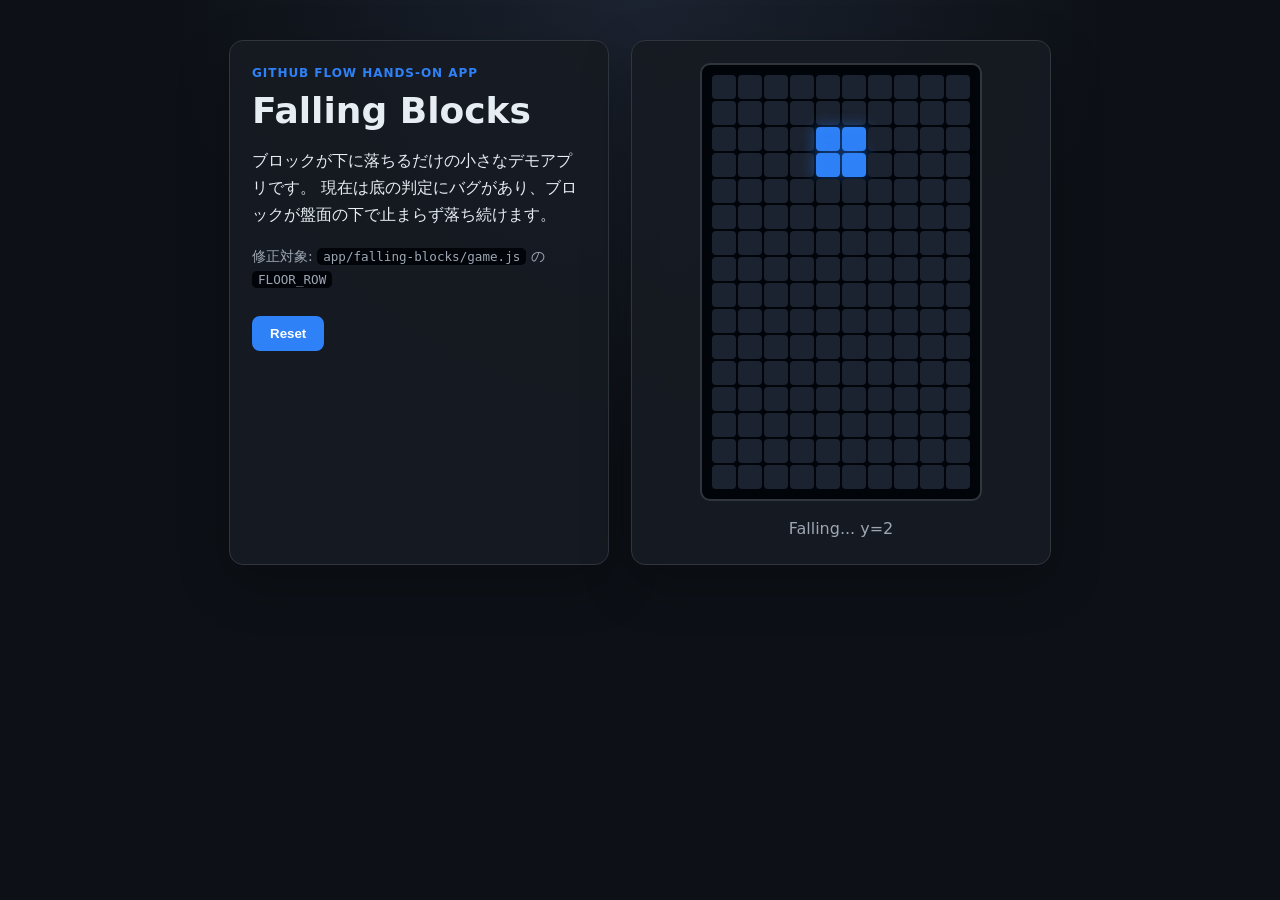
<file: app/falling-blocks/index.html>
<!doctype html>
<html lang="ja">
<head>
<meta charset="utf-8">
<meta name="viewport" content="width=device-width, initial-scale=1">
<title>Falling Blocks Bug Demo</title>
<link rel="stylesheet" href="style.css">
</head>
<body>
  <main class="app">
    <section class="panel intro">
      <p class="eyebrow">GitHub Flow Hands-on App</p>
      <h1>Falling Blocks</h1>
      <p>
        ブロックが下に落ちるだけの小さなデモアプリです。
        現在は底の判定にバグがあり、ブロックが盤面の下で止まらず落ち続けます。
      </p>
      <p class="hint">
        修正対象: <code>app/falling-blocks/game.js</code> の <code>FLOOR_ROW</code>
      </p>
      <button id="reset" type="button">Reset</button>
    </section>

    <section class="panel game" aria-label="Falling Blocks board">
      <div id="board" class="board" aria-label="Falling Blocks game board"></div>
      <p id="status" class="status" aria-live="polite">Starting...</p>
    </section>
  </main>

  <script src="game.js"></script>
</body>
</html>
</file>
<file: assets/site.css>
:root {
  --green1: #bfffd1;
  --green2: #8ce2a9;
  --green3: #5fed83;
  --green4: #0fbf3e;
  --green5: #0e6836;
  --green6: #0a241b;
  --white: #fff;
  --gray1: #f2f5f3;
  --gray2: #e4ebe6;
  --gray3: #b6bfb8;
  --gray4: #909692;
  --gray5: #232925;
  --gray6: #101411;
  --black: #000;
  --bg: var(--gray6);
  --panel: var(--gray5);
  --panel2: var(--green6);
  --panel3: rgba(95, 237, 131, .1);
  --border: rgba(182, 191, 184, .24);
  --lightbox-overlay: rgba(0, 0, 0, .92);
  --text: var(--gray1);
  --muted: var(--gray3);
  --accent: var(--green4);
  --accent2: var(--green3);
  --accent-hover: var(--green1);
  --accent-contrast: var(--gray6);
  --radius: 4px;
}

* {
  box-sizing: border-box;
}

html {
  scroll-behavior: smooth;
}

body {
  background: var(--bg);
  color: var(--text);
  font-family: "Segoe UI", Aptos, Calibri, "Yu Gothic UI", "Hiragino Kaku Gothic ProN", Meiryo, sans-serif;
  line-height: 1.7;
  margin: 0;
}

a {
  color: var(--accent2);
}

a:hover {
  color: var(--accent-hover);
}

.topbar {
  align-items: center;
  background: var(--bg);
  border-bottom: 1px solid var(--border);
  border-top: 3px solid var(--accent);
  display: flex;
  gap: 18px;
  min-height: 64px;
  padding: 12px 30px;
  position: sticky;
  top: 0;
  z-index: 20;
}

.brand {
  align-items: center;
  color: var(--text);
  display: inline-flex;
  font-size: 16px;
  font-weight: 700;
  letter-spacing: .015em;
  min-width: 0;
  text-decoration: none;
}

.brand-code {
  border-right: 1px solid var(--border);
  color: var(--accent2);
  flex: 0 0 auto;
  font-family: "Cascadia Code", Consolas, "Courier New", monospace;
  font-size: 10px;
  letter-spacing: .08em;
  margin-right: 14px;
  padding: 3px 14px 3px 0;
  text-transform: uppercase;
}

.brand-code[hidden],
.hero-signature[hidden],
.completion[hidden],
.figure-lightbox[hidden] {
  display: none;
}

#brand-name {
  overflow: hidden;
  text-overflow: ellipsis;
  white-space: nowrap;
}

.topbar-actions {
  display: flex;
  flex-wrap: wrap;
  gap: 8px;
  margin-left: auto;
}

.topbar-actions a,
.source-link {
  align-items: center;
  border: 1px solid var(--border);
  border-radius: 2px;
  color: var(--text);
  display: inline-flex;
  font-size: 13px;
  gap: 6px;
  padding: 6px 10px;
  text-decoration: none;
}

.topbar-actions a:hover,
.source-link:hover {
  background: var(--panel3);
  border-color: var(--accent);
}

.layout {
  display: grid;
  grid-template-columns: 296px minmax(0, 1fr);
  min-height: calc(100vh - 64px);
}

.steps {
  background: var(--bg);
  border-right: 1px solid var(--border);
  padding: 28px 20px;
}

.nav-heading {
  border-bottom: 1px solid var(--border);
  margin: 0 0 16px;
  padding: 0 8px 24px;
}

.nav-heading h1 {
  font-size: 30px;
  letter-spacing: -.035em;
  line-height: 1.05;
  margin: 0 0 12px;
}

.nav-heading p:last-child,
.side-card span {
  color: var(--muted);
  display: block;
  font-size: 13px;
  margin: 0;
}

.steps ol {
  counter-reset: step;
  display: grid;
  gap: 0;
  list-style: none;
  margin: 0;
  padding: 0;
}

.steps li {
  min-width: 0;
}

.steps a {
  align-items: flex-start;
  border-left: 2px solid transparent;
  color: var(--muted);
  display: grid;
  gap: 2px 10px;
  grid-template-columns: 38px minmax(0, 1fr);
  padding: 12px 8px;
  text-decoration: none;
}

.steps a::before {
  align-self: center;
  color: var(--accent2);
  content: attr(data-label);
  font-family: "Cascadia Code", Consolas, monospace;
  font-size: 10px;
  font-weight: 800;
  letter-spacing: .05em;
  padding-top: 2px;
}

.steps a.active {
  border-left-color: var(--accent);
  color: var(--text);
}

.steps a.done::before {
  color: var(--green2);
}

.nav-title {
  font-size: 13.5px;
  font-weight: 700;
  overflow: hidden;
  text-overflow: ellipsis;
  white-space: nowrap;
}

.nav-meta {
  color: var(--muted);
  font-size: 12px;
  grid-column: 2;
  overflow: hidden;
  text-overflow: ellipsis;
  white-space: nowrap;
}

.side-card {
  border-left: 2px solid var(--accent);
  margin: 28px 8px 0;
  padding: 2px 0 2px 14px;
}

.side-card b {
  display: block;
  font-size: 11px;
  letter-spacing: .08em;
  margin-bottom: 3px;
  text-transform: uppercase;
}

main {
  max-width: 1180px;
  min-width: 0;
  padding: 44px 64px 56px;
  width: 100%;
}

.progress {
  background: var(--border);
  height: 2px;
  margin-bottom: 48px;
  overflow: hidden;
}

.progress > div {
  background: var(--accent);
  height: 100%;
  transition: width .25s ease;
  width: 0;
}

.hero {
  border-left: 3px solid var(--accent);
  column-gap: 40px;
  display: grid;
  grid-template-columns: minmax(0, 1fr) 210px;
  margin-bottom: 36px;
  padding-left: 24px;
}

.hero.without-identity {
  grid-template-columns: minmax(0, 1fr);
}

.hero-copy {
  min-width: 0;
}

.hero-signature {
  border-left: 1px solid var(--border);
  border-top: 3px solid var(--accent);
  display: grid;
  grid-column: 2;
  grid-row: 1 / span 3;
  grid-template-rows: auto 1fr auto;
  min-height: 174px;
  padding: 12px 0 0 20px;
}

.hero-signature-label,
.hero-signature-edition {
  color: var(--muted);
  font-family: "Cascadia Code", Consolas, monospace;
  font-size: 9px;
  font-weight: 600;
  letter-spacing: .08em;
  line-height: 1.4;
  text-transform: uppercase;
}

.hero-signature-code {
  align-items: baseline;
  display: flex;
  gap: 10px;
  margin: 22px 0 18px;
}

.hero-signature-code strong {
  color: var(--text);
  font-size: 64px;
  font-weight: 760;
  letter-spacing: -.08em;
  line-height: .78;
}

.hero-signature-code b {
  color: var(--accent);
  font-family: "Cascadia Code", Consolas, monospace;
  font-size: 18px;
  letter-spacing: -.04em;
}

.eyebrow {
  color: var(--accent2);
  font-family: "Cascadia Code", Consolas, monospace;
  font-size: 12px;
  font-weight: 700;
  letter-spacing: .1em;
  margin: 0 0 12px;
  text-transform: uppercase;
}

h2 {
  font-size: clamp(36px, 5vw, 56px);
  letter-spacing: -.04em;
  line-height: 1.08;
  margin: 0 0 14px;
}

.lead {
  color: var(--muted);
  font-size: 16px;
  margin: 0;
  max-width: 720px;
}

.timeline {
  align-items: center;
  display: flex;
  flex-wrap: wrap;
  gap: 0;
  grid-column: 1;
  margin: 24px 0 0;
  max-height: 132px;
  overflow: auto;
}

.tl-total,
.tl-item {
  align-items: flex-start;
  border-right: 1px solid var(--border);
  display: inline-flex;
  flex-direction: column;
  font-size: 12px;
  gap: 1px;
  margin: 0 14px 8px 0;
  padding: 2px 14px 2px 0;
  white-space: nowrap;
}

.tl-total {
  color: var(--accent2);
  font-weight: 700;
}

.tl-item {
  color: var(--muted);
}

.tl-total small,
.tl-item small {
  color: var(--muted);
  font-family: "Cascadia Code", Consolas, monospace;
  font-size: 10px;
  font-weight: 600;
  letter-spacing: .08em;
  line-height: 1.2;
  text-transform: uppercase;
}

.completion {
  border-top: 1px solid var(--border);
  display: grid;
  gap: 18px;
  grid-column: 1;
  grid-template-columns: 92px minmax(0, 1fr);
  margin-top: 16px;
  max-width: 720px;
  padding-top: 16px;
}

.completion span {
  color: var(--accent2);
  font-family: "Cascadia Code", Consolas, monospace;
  font-size: 10px;
  font-weight: 700;
  letter-spacing: .08em;
  padding-top: 3px;
  text-transform: uppercase;
}

.completion p {
  font-size: 14px;
  margin: 0;
}

.markdown-panel {
  background: var(--panel);
  border: 1px solid var(--border);
  border-radius: var(--radius);
  min-height: 340px;
  padding: 32px 40px 40px;
}

.doc-meta {
  align-items: center;
  border-bottom: 1px solid var(--border);
  display: flex;
  flex-wrap: wrap;
  gap: 8px 12px;
  margin-bottom: 28px;
  padding-bottom: 16px;
}

.doc-meta b {
  color: var(--accent2);
  font-family: "Cascadia Code", Consolas, monospace;
  font-size: 12px;
  letter-spacing: .06em;
  text-transform: uppercase;
}

.doc-meta span,
.loading-card span,
.empty-state p {
  color: var(--muted);
  font-size: 13px;
}

.loading-card,
.empty-state {
  background: var(--panel);
  border: 1px solid var(--border);
  border-radius: var(--radius);
  padding: 22px;
}

.page-toc {
  border-bottom: 1px solid var(--border);
  display: grid;
  gap: 24px;
  grid-template-columns: 120px minmax(0, 1fr);
  margin: 0 0 36px;
  padding: 0 0 24px;
}

.page-toc-title {
  color: var(--accent2);
  font-family: "Cascadia Code", Consolas, monospace;
  font-size: 11px;
  font-weight: 700;
  letter-spacing: .1em;
  margin: 3px 0 0;
  text-transform: uppercase;
}

.page-toc ol {
  counter-reset: toc;
  display: grid;
  gap: 6px 24px;
  grid-template-columns: repeat(2, minmax(0, 1fr));
  list-style: none;
  margin: 0;
  padding: 0;
}

.page-toc li {
  counter-increment: toc;
  min-width: 0;
}

.page-toc a {
  color: var(--muted);
  display: grid;
  font-size: 13px;
  gap: 8px;
  grid-template-columns: 24px minmax(0, 1fr);
  text-decoration: none;
  transition: color .14s ease;
}

.page-toc a::before {
  color: var(--accent2);
  content: counter(toc, decimal-leading-zero);
  font-family: "Cascadia Code", Consolas, monospace;
  font-size: 10px;
  padding-top: 3px;
}

.page-toc a:hover,
.page-toc a.active {
  color: var(--text);
}

.page-toc a.active {
  font-weight: 700;
}

.markdown-body {
  overflow-wrap: anywhere;
}

.markdown-body p,
.markdown-body li {
  max-width: 76ch;
}

.markdown-body > :first-child {
  margin-top: 0;
}

.markdown-body > :last-child {
  margin-bottom: 0;
}

.markdown-body h1,
.markdown-body h2,
.markdown-body h3,
.markdown-body h4,
.markdown-body h5,
.markdown-body h6 {
  color: var(--text);
  line-height: 1.35;
}

.markdown-body h1 {
  border-bottom: 1px solid var(--border);
  font-size: 34px;
  letter-spacing: -.025em;
  margin: 0 0 20px;
  padding-bottom: 14px;
}

.markdown-body h2 {
  border-top: 1px solid var(--border);
  font-size: 23px;
  letter-spacing: -.015em;
  margin: 48px 0 14px;
  padding-top: 24px;
  scroll-margin-top: 84px;
}

.markdown-body h3 {
  font-size: 18px;
  margin: 26px 0 10px;
}

.markdown-body h4,
.markdown-body h5,
.markdown-body h6 {
  font-size: 16px;
  margin: 20px 0 8px;
}

.markdown-body p,
.markdown-body ul,
.markdown-body ol,
.markdown-body blockquote,
.markdown-body table,
.markdown-body pre,
.markdown-body .code-block {
  margin-bottom: 16px;
  margin-top: 0;
}

.markdown-body ul,
.markdown-body ol {
  padding-left: 1.45rem;
}

.markdown-body li + li {
  margin-top: 5px;
}

.markdown-body blockquote {
  border-left: 2px solid var(--accent);
  color: var(--muted);
  padding: 12px 16px;
}

.markdown-body blockquote p {
  margin: 0 0 6px;
}

.markdown-body blockquote p:last-child {
  margin-bottom: 0;
}

.task-list-item {
  list-style: none;
}

.task-list-item input {
  accent-color: var(--accent);
  margin: 0 .55rem 0 -1.35rem;
}

.markdown-body figure {
  background: var(--gray1);
  border: 1px solid var(--border);
  border-radius: 2px;
  margin: 28px 0 36px;
  max-width: 100%;
  overflow: hidden;
}

.markdown-body figure img {
  display: block;
  height: auto;
  width: 100%;
}

.markdown-body figcaption,
.figure-lightbox figcaption {
  background: var(--bg);
  border-top: 1px solid var(--border);
  color: var(--muted);
  display: grid;
  font-family: "Cascadia Code", Consolas, monospace;
  font-size: 11px;
  gap: 12px;
  grid-template-columns: 78px minmax(0, 1fr);
  letter-spacing: .02em;
  padding: 9px 12px;
}

.figure-label {
  color: var(--accent2);
  font-weight: 700;
  letter-spacing: .06em;
  text-transform: uppercase;
}

.zoomable-figure {
  cursor: zoom-in;
  transition: opacity .14s ease;
}

.zoomable-figure:hover {
  opacity: .94;
}

code,
pre {
  font-family: "Cascadia Code", Consolas, monospace;
}

code {
  background: var(--black);
  border-radius: 2px;
  font-size: 90%;
  padding: 1px 6px;
}

pre {
  background: var(--black);
  border: 1px solid var(--border);
  border-radius: 2px;
  font-size: 13px;
  overflow-x: auto;
  padding: 15px 16px;
  position: relative;
}

pre code {
  background: none;
  padding: 0;
}

.code-block {
  background: var(--black);
  border: 1px solid var(--border);
  border-radius: 2px;
  overflow: hidden;
}

.code-block-header {
  align-items: center;
  background: var(--bg);
  border-bottom: 1px solid var(--border);
  display: flex;
  min-height: 36px;
  padding: 0 7px 0 12px;
}

.code-language {
  color: var(--accent2);
  font-family: "Cascadia Code", Consolas, monospace;
  font-size: 10px;
  font-weight: 700;
  letter-spacing: .08em;
  text-transform: uppercase;
}

.code-filename {
  color: var(--muted);
  font-family: "Cascadia Code", Consolas, monospace;
  font-size: 11px;
  margin-left: 12px;
  overflow: hidden;
  text-overflow: ellipsis;
  white-space: nowrap;
}

.code-block-tools {
  display: flex;
  margin-left: auto;
}

.code-block pre {
  border: 0;
  border-radius: 0;
  margin: 0;
  padding: 17px 16px;
}

table {
  border-collapse: collapse;
  border-top: 1px solid var(--border);
  display: block;
  font-size: 14px;
  overflow-x: auto;
  width: 100%;
}

th,
td {
  border: 0;
  border-bottom: 1px solid var(--border);
  padding: 9px 10px;
  text-align: left;
  vertical-align: top;
}

th {
  color: var(--accent2);
  font-size: 12px;
  letter-spacing: .04em;
}

.nav-btns {
  align-items: center;
  display: flex;
  gap: 12px;
  justify-content: space-between;
  margin-top: 24px;
}

button.nav {
  background: var(--accent);
  border: 0;
  border-radius: 2px;
  color: var(--accent-contrast);
  cursor: pointer;
  font-size: 14px;
  font-weight: 700;
  padding: 10px 20px;
}

button.nav.ghost {
  background: transparent;
  border: 1px solid var(--border);
  color: var(--text);
}

button.nav:disabled {
  cursor: not-allowed;
  opacity: .45;
}

.copy-btn {
  align-items: center;
  background: transparent;
  border: 1px solid transparent;
  border-radius: 2px;
  color: var(--gray2);
  cursor: pointer;
  display: inline-flex;
  height: 28px;
  justify-content: center;
  padding: 0;
  width: 28px;
}

.copy-btn:hover {
  background: var(--panel3);
  border-color: var(--border);
}

.copy-btn.copied {
  background: var(--green5);
  border-color: var(--accent);
  color: var(--white);
}

.copy-btn svg {
  display: block;
  height: 16px;
  width: 16px;
}

.steps a:focus-visible,
.topbar-actions a:focus-visible,
.source-link:focus-visible,
.page-toc a:focus-visible,
button.nav:focus-visible,
.copy-btn:focus-visible,
.zoomable-figure:focus-visible,
.figure-lightbox-close:focus-visible {
  outline: 2px solid var(--accent);
  outline-offset: 2px;
}

body.lightbox-open {
  overflow: hidden;
}

.figure-lightbox {
  align-items: center;
  animation: lightbox-enter .14s ease-out;
  background: var(--lightbox-overlay);
  display: grid;
  inset: 0;
  justify-items: center;
  padding: 32px;
  position: fixed;
  z-index: 100;
}

.figure-lightbox-close {
  align-self: start;
  background: var(--bg);
  border: 1px solid var(--border);
  border-radius: 2px;
  color: var(--text);
  cursor: pointer;
  font-size: 13px;
  justify-self: end;
  padding: 7px 12px;
  position: absolute;
  right: 24px;
  top: 24px;
}

.figure-lightbox figure {
  display: grid;
  margin: 0;
  max-height: calc(100vh - 96px);
  max-width: min(1200px, calc(100vw - 64px));
}

.figure-lightbox img {
  background: var(--gray1);
  display: block;
  max-height: calc(100vh - 150px);
  max-width: 100%;
  object-fit: contain;
}

@keyframes lightbox-enter {
  from { opacity: 0; }
  to { opacity: 1; }
}

@media (max-width: 1180px) {
  .hero {
    grid-template-columns: minmax(0, 1fr);
  }

  .hero-signature {
    align-items: end;
    border-left: 0;
    border-top-width: 1px;
    gap: 20px;
    grid-column: 1;
    grid-row: auto;
    grid-template-columns: minmax(0, 1fr) auto auto;
    grid-template-rows: auto;
    margin-top: 28px;
    min-height: 0;
    padding: 14px 0 0;
  }

  .hero-signature-code {
    margin: 0;
  }

  .hero-signature-code strong {
    font-size: 42px;
  }
}

@media (max-width: 900px) {
  .layout {
    display: block;
  }

  .steps {
    border-bottom: 1px solid var(--border);
    border-right: 0;
    padding: 12px 16px;
    position: sticky;
    top: 64px;
    z-index: 15;
  }

  .nav-heading,
  .side-card {
    display: none;
  }

  .steps ol {
    display: flex;
    gap: 6px;
    overflow-x: auto;
  }

  .steps li {
    flex: 0 0 auto;
  }

  .steps a {
    grid-template-columns: 38px max-content;
    min-width: 180px;
  }

  main {
    padding: 32px 24px 40px;
  }

  .markdown-panel {
    padding: 26px 24px 32px;
  }
}

@media (max-width: 620px) {
  .topbar {
    align-items: flex-start;
    flex-direction: column;
    padding: 10px 18px;
    position: static;
  }

  .topbar-actions {
    margin-left: 0;
  }

  .steps {
    position: static;
  }

  main {
    padding: 26px 16px 36px;
  }

  .hero {
    padding-left: 18px;
  }

  .hero-signature {
    align-items: start;
    gap: 8px 16px;
    grid-template-columns: minmax(0, 1fr) auto;
  }

  .hero-signature-code {
    grid-column: 2;
    grid-row: 1 / span 2;
  }

  .hero-signature-edition {
    grid-column: 1;
  }

  .hero-signature-code strong {
    font-size: 36px;
  }

  .timeline {
    flex-wrap: nowrap;
    max-height: none;
    overflow-x: auto;
  }

  .page-toc,
  .completion {
    gap: 12px;
    grid-template-columns: 1fr;
  }

  .page-toc ol {
    grid-template-columns: 1fr;
  }

  .markdown-panel {
    padding: 22px 18px 28px;
  }

  .markdown-body figcaption {
    gap: 3px;
    grid-template-columns: 1fr;
  }

  .figure-lightbox {
    padding: 16px;
  }

  .figure-lightbox-close {
    right: 12px;
    top: 12px;
  }

  .figure-lightbox figure {
    max-width: calc(100vw - 32px);
  }

  .nav-btns {
    align-items: stretch;
    flex-direction: column;
  }

  .source-link {
    justify-content: center;
    order: 3;
  }
}

@media (prefers-reduced-motion: reduce) {
  html {
    scroll-behavior: auto;
  }

  .progress > div,
  .page-toc a,
  .zoomable-figure {
    transition: none;
  }

  .figure-lightbox {
    animation: none;
  }
}
</file>
<file: handson/assets/style.css>
:root {
  --bg: #0d1117;
  --panel: #161b22;
  --panel2: #1c2330;
  --border: #30363d;
  --text: #e6edf3;
  --muted: #9da7b3;
  --accent: #2f81f7;
  --green: #3fb950;
  --amber: #d29922;
  --red: #f85149;
  --radius: 10px;
}

* { box-sizing: border-box; }

body {
  margin: 0;
  font-family: "Segoe UI", "Hiragino Kaku Gothic ProN", "Meiryo", system-ui, sans-serif;
  background: var(--bg);
  color: var(--text);
  line-height: 1.7;
}

a { color: var(--accent); }

header.topbar {
  align-items: center;
  background: var(--panel);
  border-bottom: 1px solid var(--border);
  display: flex;
  gap: 12px;
  padding: 14px 22px;
  position: sticky;
  top: 0;
  z-index: 10;
}

header.topbar h1 {
  font-size: 17px;
  font-weight: 600;
  margin: 0;
}

.timer {
  color: var(--muted);
  font-size: 14px;
  font-variant-numeric: tabular-nums;
  margin-left: auto;
}

.layout {
  display: grid;
  grid-template-columns: 280px 1fr;
  min-height: calc(100vh - 53px);
}

nav.steps {
  background: var(--panel);
  border-right: 1px solid var(--border);
  padding: 16px 10px;
}

nav.steps ol {
  counter-reset: step;
  list-style: none;
  margin: 0;
  padding: 0;
}

nav.steps li {
  align-items: flex-start;
  border-radius: 8px;
  color: var(--muted);
  counter-increment: step;
  cursor: pointer;
  display: flex;
  font-size: 14px;
  gap: 10px;
  padding: 10px 12px;
}

nav.steps li::before {
  background: var(--panel2);
  border: 1px solid var(--border);
  border-radius: 50%;
  content: counter(step);
  display: grid;
  flex: 0 0 22px;
  font-size: 12px;
  height: 22px;
  place-items: center;
  width: 22px;
}

nav.steps li.active {
  background: var(--panel2);
  color: var(--text);
}

nav.steps li:focus-visible {
  outline: 2px solid var(--accent);
  outline-offset: 2px;
}

nav.steps li.active::before {
  background: var(--accent);
  border-color: var(--accent);
  color: #fff;
}

nav.steps li.done::before {
  background: var(--green);
  border-color: var(--green);
  color: #06210e;
  content: "\2713";
}

main {
  max-width: 980px;
  padding: 32px 40px;
}

.progress {
  background: var(--panel2);
  border-radius: 999px;
  height: 4px;
  margin-bottom: 26px;
  overflow: hidden;
}

.progress > div {
  background: var(--accent);
  height: 100%;
  transition: width .3s;
  width: 0;
}

.step { display: none; }

.step.active {
  animation: fade .25s ease;
  display: block;
}

@keyframes fade {
  from { opacity: 0; transform: translateY(6px); }
  to { opacity: 1; transform: none; }
}

h2 {
  font-size: 28px;
  line-height: 1.35;
  margin: 0 0 8px;
}

.eyebrow {
  color: var(--accent);
  font-size: 12px;
  font-weight: 700;
  letter-spacing: .08em;
  margin: 0 0 8px;
  text-transform: uppercase;
}

.lead {
  color: var(--muted);
  font-size: 16px;
  margin-top: 0;
}

.card {
  background: var(--panel);
  border: 1px solid var(--border);
  border-radius: var(--radius);
  margin: 18px 0;
  padding: 16px 18px;
}

.callout {
  background: var(--panel2);
  border-left: 3px solid var(--accent);
  border-radius: 0 8px 8px 0;
  margin: 16px 0;
  padding: 12px 16px;
}

.callout.success { border-color: var(--green); }
.callout.warn { border-color: var(--amber); }

code,
pre {
  font-family: "Cascadia Code", "Consolas", monospace;
}

code {
  background: #010409;
  border-radius: 5px;
  font-size: 90%;
  padding: 1px 6px;
}

pre {
  background: #010409;
  border: 1px solid var(--border);
  border-radius: 8px;
  font-size: 13px;
  overflow-x: auto;
  padding: 14px 16px;
  position: relative;
}

pre code {
  background: none;
  padding: 0;
}

table {
  border-collapse: collapse;
  font-size: 14px;
  margin: 14px 0;
  width: 100%;
}

th,
td {
  border: 1px solid var(--border);
  padding: 7px 10px;
  text-align: left;
  vertical-align: top;
}

th { background: var(--panel2); }

.grid {
  display: grid;
  gap: 14px;
  grid-template-columns: repeat(auto-fit, minmax(150px, 1fr));
}

.kpi {
  background: var(--panel);
  border: 1px solid var(--border);
  border-radius: var(--radius);
  padding: 16px;
}

.kpi .v {
  color: var(--text);
  font-size: 24px;
  font-weight: 700;
}

.kpi .l {
  color: var(--muted);
  font-size: 13px;
}

.note,
.doclink {
  color: var(--muted);
  font-size: 13px;
}

.stepmap,
.timeline {
  align-items: center;
  display: flex;
  flex-wrap: wrap;
  gap: 6px;
  margin: 14px 0 6px;
}

.stepmap .sm-item,
.timeline .tl-item {
  background: var(--panel);
  border: 1px solid var(--border);
  border-radius: 999px;
  color: var(--muted);
  font-size: 12.5px;
  padding: 5px 11px;
  white-space: nowrap;
}

.stepmap .sm-item {
  color: var(--text);
  font-weight: 700;
}

.stepmap .sm-arrow {
  color: var(--muted);
  font-weight: 700;
}

.timeline .tl-total {
  background: var(--accent);
  border-radius: 999px;
  color: #fff;
  font-size: 13px;
  font-weight: 700;
  padding: 6px 13px;
  white-space: nowrap;
}

.timeline .tl-item b {
  color: var(--text);
  font-variant-numeric: tabular-nums;
}

.flow {
  display: grid;
  gap: 10px;
  grid-template-columns: repeat(6, minmax(100px, 1fr));
  margin: 18px 0;
}

.flow div {
  background: var(--panel);
  border: 1px solid var(--border);
  border-radius: var(--radius);
  padding: 14px;
  text-align: center;
}

.flow b {
  background: var(--accent);
  border-radius: 50%;
  color: #fff;
  display: grid;
  height: 28px;
  margin: 0 auto 8px;
  place-items: center;
  width: 28px;
}

.flow span {
  display: block;
  font-size: 13px;
  font-weight: 700;
}

.figure {
  background: var(--panel);
  border: 1px solid var(--border);
  border-radius: var(--radius);
  margin: 18px 0;
  padding: 18px 18px 12px;
}

.figure svg {
  display: block;
  height: auto;
  width: 100%;
}

.figure figcaption {
  color: var(--muted);
  font-size: 12.5px;
  line-height: 1.6;
  margin-top: 10px;
}

.terms {
  margin: 18px 0;
}

.terms dt {
  align-items: center;
  color: var(--text);
  display: flex;
  flex-wrap: wrap;
  font-weight: 700;
  gap: 8px;
  margin-top: 16px;
}

.terms dt:first-child {
  margin-top: 0;
}

.terms dt .en {
  color: var(--accent);
  font-family: "Cascadia Code", "Consolas", monospace;
  font-size: 12px;
  font-weight: 600;
}

.terms dd {
  color: var(--muted);
  margin: 4px 0 0;
  padding-left: 0;
}

.terms dd .ex {
  color: var(--text);
}

.phase {
  border-bottom: 1px solid var(--border);
  font-size: 15px;
  font-weight: 700;
  margin: 26px 0 10px;
  padding-bottom: 6px;
}

.checklist li {
  margin: 5px 0;
}

.checklist.ops li {
  margin: 12px 0;
}

.lbl {
  color: var(--muted);
  font-weight: 700;
  margin-right: 4px;
}

.shot {
  margin-top: 8px;
  padding: 12px;
  border: 1px dashed var(--border);
  border-radius: 8px;
  background: rgba(255, 255, 255, .02);
  color: var(--muted);
  font-size: 12px;
  text-align: center;
}

.shot code {
  font-size: 12px;
}

.shot img {
  display: block;
  max-width: 100%;
  border-radius: 8px;
  border: 1px solid var(--border);
}

.result {
  background: rgba(63, 185, 80, .08);
  border: 1px solid var(--green);
  border-radius: var(--radius);
  margin: 12px 0;
  padding: 14px 16px;
}

.result > b { color: var(--green); }

.nav-btns {
  display: flex;
  gap: 12px;
  justify-content: space-between;
  margin-top: 34px;
}

button.nav {
  background: var(--accent);
  border: 0;
  border-radius: 8px;
  color: #fff;
  cursor: pointer;
  font-size: 14px;
  padding: 10px 20px;
}

button.nav:focus-visible {
  outline: 2px solid var(--accent);
  outline-offset: 3px;
}

button.nav.ghost {
  background: transparent;
  border: 1px solid var(--border);
  color: var(--text);
}

button.nav:disabled {
  cursor: not-allowed;
  opacity: .4;
}

@media (max-width: 860px) {
  .layout {
    display: block;
  }

  nav.steps {
    border-bottom: 1px solid var(--border);
    border-right: 0;
    position: sticky;
    top: 53px;
    z-index: 9;
  }

  nav.steps ol {
    display: flex;
    gap: 6px;
    overflow-x: auto;
  }

  nav.steps li {
    flex: 0 0 auto;
    white-space: nowrap;
  }

  main {
    padding: 24px 18px;
  }

  .flow {
    grid-template-columns: repeat(2, minmax(120px, 1fr));
  }
}

@media (prefers-reduced-motion: reduce) {
  .step.active {
    animation: none;
  }

  .progress > div {
    transition: none;
  }
}

/* コードブロックのコピーボタン */
.copy-btn {
  position: absolute;
  top: 6px;
  right: 6px;
  display: inline-flex;
  align-items: center;
  justify-content: center;
  width: 28px;
  height: 28px;
  padding: 0;
  border-radius: 6px;
  border: 1px solid var(--border);
  background: #21262d;
  color: #c9d1d9;
  cursor: pointer;
  opacity: .85;
  transition: background .15s, opacity .15s, border-color .15s, color .15s;
}
.copy-btn svg { width: 16px; height: 16px; display: block; }
.copy-btn:hover { background: #30363d; opacity: 1; }
.copy-btn:focus-visible { outline: 2px solid #2f81f7; outline-offset: 1px; opacity: 1; }
.copy-btn.copied { background: #238636; border-color: #2ea043; color: #fff; opacity: 1; }

/* 次に受けるワークショップ */
.next-workshops .ws-grid {
  display: grid;
  grid-template-columns: repeat(auto-fit, minmax(240px, 1fr));
  gap: 12px;
  margin-top: 10px;
}
.ws-card {
  display: flex;
  flex-direction: column;
  gap: 6px;
  padding: 14px 16px;
  border: 1px solid var(--border);
  border-radius: 10px;
  background: #0d1117;
  text-decoration: none;
  color: inherit;
  transition: border-color .15s, transform .15s, background .15s;
}
a.ws-card:hover { border-color: #2f81f7; transform: translateY(-2px); background: #11161d; }
.ws-card--placeholder { opacity: .6; border-style: dashed; }
.ws-badge {
  align-self: flex-start;
  font-size: .72rem;
  font-weight: 700;
  letter-spacing: .02em;
  padding: 2px 8px;
  border-radius: 999px;
  background: #1f6feb33;
  color: #79c0ff;
}
.ws-card--placeholder .ws-badge { background: #6e768133; color: #9da7b3; }
.ws-title { font-weight: 700; font-size: 1.02rem; }
.ws-desc { font-size: .86rem; color: #9da7b3; }
.ws-soon {
  align-self: flex-start;
  margin-top: 2px;
  font-size: .72rem;
  color: #d29922;
  border: 1px solid #d2992255;
  border-radius: 6px;
  padding: 1px 6px;
}
</file>
<file: app/falling-blocks/style.css>
:root {
  --bg: #0d1117;
  --panel: #161b22;
  --panel2: #1c2330;
  --border: #30363d;
  --text: #e6edf3;
  --muted: #9da7b3;
  --accent: #2f81f7;
  --green: #3fb950;
  --red: #f85149;
}

* { box-sizing: border-box; }

body {
  background: radial-gradient(circle at top, #1c2330 0, var(--bg) 42%);
  color: var(--text);
  font-family: "Segoe UI", "Hiragino Kaku Gothic ProN", "Meiryo", system-ui, sans-serif;
  line-height: 1.7;
  margin: 0;
  min-height: 100vh;
}

.app {
  display: grid;
  gap: 22px;
  grid-template-columns: minmax(260px, 380px) minmax(260px, 420px);
  justify-content: center;
  padding: 40px 22px;
}

.panel {
  background: rgba(22, 27, 34, .92);
  border: 1px solid var(--border);
  border-radius: 14px;
  box-shadow: 0 18px 50px rgba(0, 0, 0, .28);
  padding: 22px;
}

.eyebrow {
  color: var(--accent);
  font-size: 12px;
  font-weight: 700;
  letter-spacing: .08em;
  margin: 0 0 8px;
  text-transform: uppercase;
}

h1 {
  font-size: 36px;
  line-height: 1.1;
  margin: 0 0 14px;
}

code {
  background: #010409;
  border-radius: 5px;
  font-family: "Cascadia Code", "Consolas", monospace;
  font-size: 90%;
  padding: 1px 6px;
}

.hint {
  color: var(--muted);
  font-size: 14px;
}

button {
  background: var(--accent);
  border: 0;
  border-radius: 8px;
  color: #fff;
  cursor: pointer;
  font-weight: 700;
  margin-top: 10px;
  padding: 10px 18px;
}

button:focus-visible {
  outline: 2px solid var(--green);
  outline-offset: 3px;
}

.game {
  display: grid;
  gap: 14px;
  justify-items: center;
}

.board {
  background: #010409;
  border: 2px solid var(--border);
  border-radius: 10px;
  display: grid;
  gap: 2px;
  grid-template-columns: repeat(10, 24px);
  padding: 10px;
}

.cell {
  background: var(--panel2);
  border-radius: 4px;
  height: 24px;
  width: 24px;
}

.cell.active {
  background: var(--accent);
  box-shadow: 0 0 16px rgba(47, 129, 247, .55);
}

.cell.locked {
  background: var(--green);
}

.status {
  color: var(--muted);
  margin: 0;
  min-height: 1.7em;
  text-align: center;
}

.status.warning {
  color: var(--red);
  font-weight: 700;
}

@media (max-width: 760px) {
  .app {
    grid-template-columns: 1fr;
  }
}
</file>
